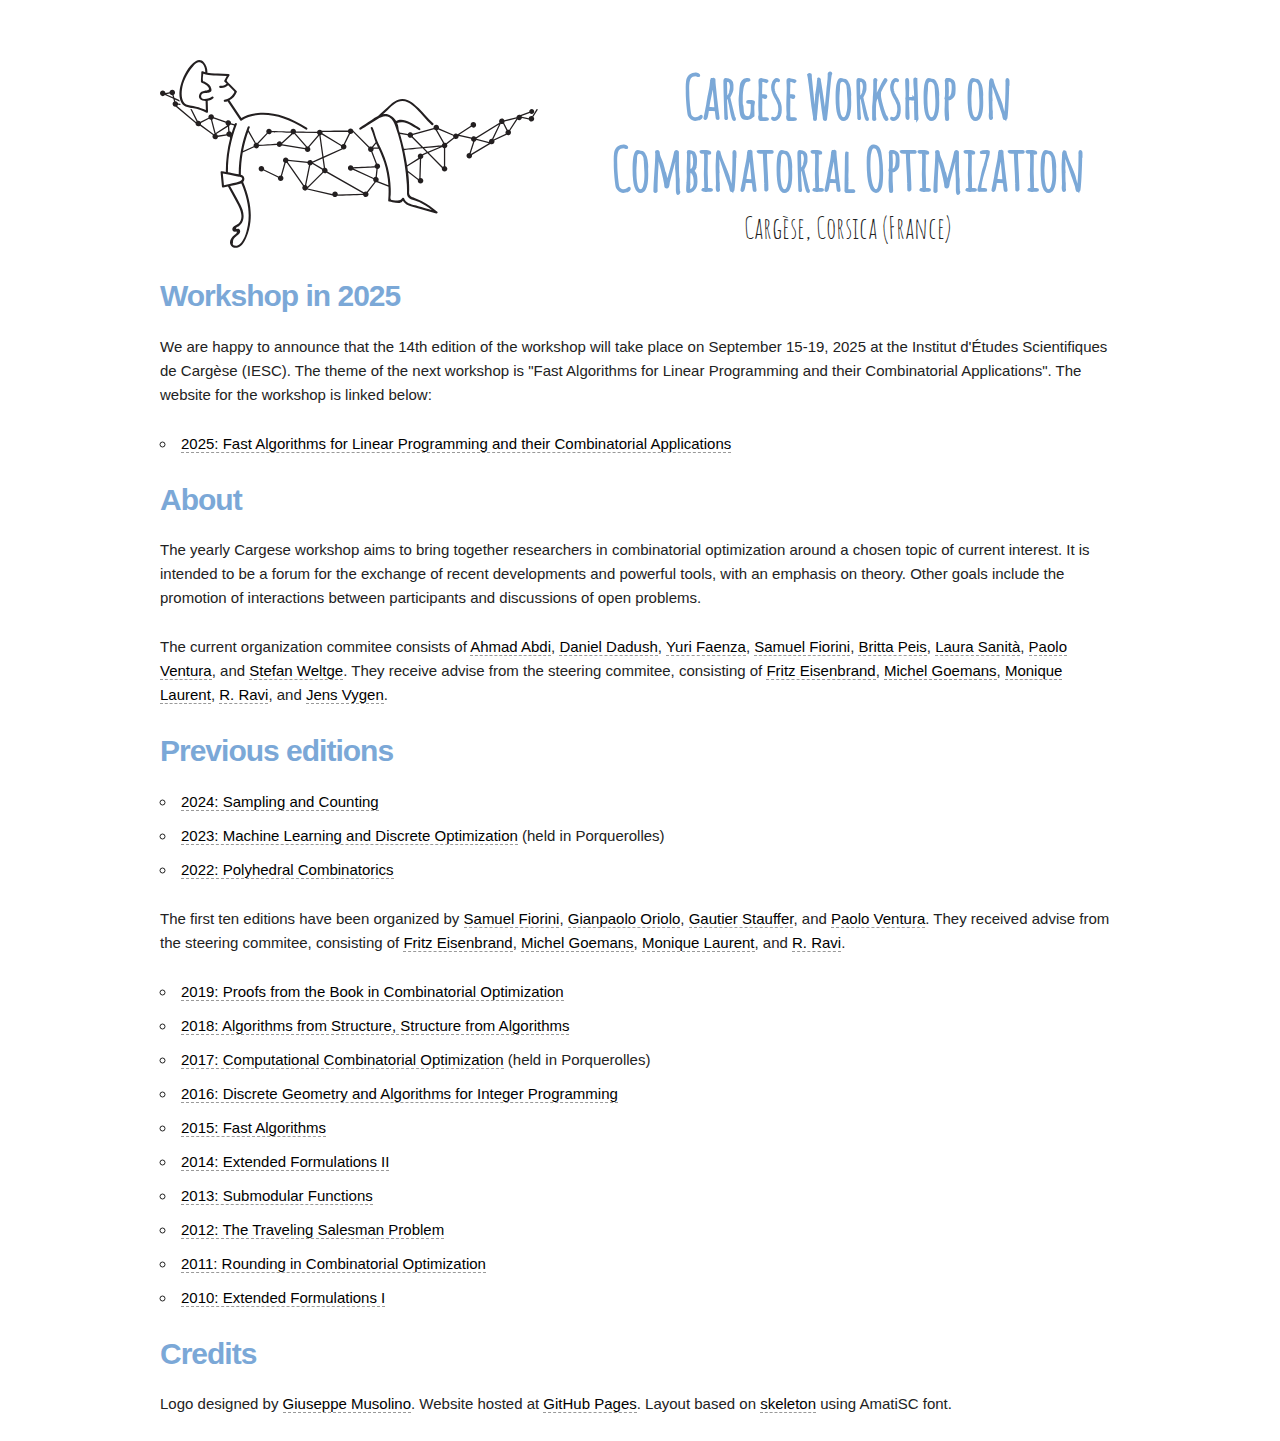
<file: index.html>
<!DOCTYPE html>
<html lang="en">
<head>
  <!-- Basic Page Needs
  –––––––––––––––––––––––––––––––––––––––––––––––––– -->
  <meta charset="utf-8">
  <title>Cargese Workshop on Combinatorial Optimization</title>
  <meta name="description" content="">
  <meta name="author" content="">

  <!-- Mobile Specific Metas
  –––––––––––––––––––––––––––––––––––––––––––––––––– -->
  <meta name="viewport" content="width=device-width, initial-scale=1">

  <!-- CSS
  –––––––––––––––––––––––––––––––––––––––––––––––––– -->
  <link rel="stylesheet" href="css/normalize.css">
  <link rel="stylesheet" href="css/skeleton.css">
  <link rel="stylesheet" href="css/custom.css">

  <!-- Favicon
  –––––––––––––––––––––––––––––––––––––––––––––––––– -->
  <link rel="icon" type="image/png" href="images/favicon.png">
</head>
<body>

  <!-- Primary Page Layout
  –––––––––––––––––––––––––––––––––––––––––––––––––– -->
  <div>
    <div class="container topcontainer">
      <div class="row">
        <div class="five columns">
          <img src="images/logo.svg" id="logo" alt="Logo Cargese Workshop on Combinatorial Optimization">
        </div>
        <div class="seven columns">
          <h1>Cargese Workshop on Combinatorial Optimization</h1>
          <p class="place">Cargèse, Corsica (France)</p>
        </div>
      </div>
    </div>
  </div>

  <div>
    <div class="container">
      <div class="row">
        <div class="twelve columns">
          <h2>Workshop in 2025</h2>
          <p>We are happy to announce that the 14th edition of the workshop will take place on September 15-19, 2025 at the Institut d'Études Scientifiques de Cargèse (IESC). The theme of the next workshop is "Fast Algorithms for Linear Programming and their Combinatorial Applications". The website for the workshop is linked below:</p>
          <ul>
            <li><a href="2025/">2025: Fast Algorithms for Linear Programming and their Combinatorial Applications</a></li>
          </ul>
        </div>
      </div>
    </div>
  </div>

  <div>
    <div class="container">
      <div class="row">
        <div class="twelve columns">
          <h2>About</h2>
          <p>The yearly Cargese workshop aims to bring together researchers in combinatorial optimization around a chosen topic of current interest. It is intended to be a forum for the exchange of recent developments and powerful tools, with an emphasis on theory. Other goals include the promotion of interactions between participants and discussions of open problems.</p>
          <p>The current organization commitee consists of <a href="https://www.lse.ac.uk/Mathematics/people/Ahmad-Abdi">Ahmad Abdi</a>, <a href="https://homepages.cwi.nl/~dadush/">Daniel Dadush</a>, <a href="https://www.ieor.columbia.edu/faculty/yuri-faenza">Yuri Faenza</a>, <a href="http://homepages.ulb.ac.be/~sfiorini/">Samuel Fiorini</a>, <a href="https://www.wiwi.rwth-aachen.de/cms/Wirtschaftswissenschaften/Die-Fakultaet/Institute-und-Lehrstuehle/Professuren-WiWi/~eikd/Peis-Britta/?lidx=1">Britta Peis</a>, <a href="https://www.tue.nl/en/research/researchers/laura-sanita/">Laura Sanità</a>, <a href="http://www.iasi.cnr.it/~ventura/">Paolo Ventura</a>, and <a href="https://www.weltge.de">Stefan Weltge</a>.
            They receive advise from the steering commitee, consisting of <a href="https://people.epfl.ch/friedrich.eisenbrand">Fritz Eisenbrand</a>, <a href="http://www-math.mit.edu/~goemans/">Michel Goemans</a>, <a href="https://homepages.cwi.nl/~monique/">Monique Laurent</a>, <a href="https://www.contrib.andrew.cmu.edu/~ravi/">R. Ravi</a>, and <a href="http://www.or.uni-bonn.de/cards/home/vygen/">Jens Vygen</a>.</p></p>
        </div>
      </div>
    </div>
  </div>

  <div>
    <div class="container">
      <div class="row">
        <div class="twelve columns">
          <h2>Previous editions</h2>
          <ul>
            <li><a href="2024/">2024: Sampling and Counting</a></li>
            <li><a href="2023/">2023: Machine Learning and Discrete Optimization</a> (held in Porquerolles)</li>
            <li><a href="2022/">2022: Polyhedral Combinatorics</a></li>
          </ul>
          <p>The first ten editions have been organized by <a href="http://homepages.ulb.ac.be/~sfiorini/">Samuel Fiorini</a>, <a href="http://people.uniroma2.it/gianpaolo.oriolo/">Gianpaolo Oriolo</a>, <a href="https://student.kedge.edu/faculty-directory/gautier-stauffer">Gautier Stauffer</a>, and <a href="http://www.iasi.cnr.it/~ventura/">Paolo Ventura</a>. They received advise from the steering commitee, consisting of <a href="https://people.epfl.ch/friedrich.eisenbrand">Fritz Eisenbrand</a>, <a href="http://www-math.mit.edu/~goemans/">Michel Goemans</a>, <a href="https://homepages.cwi.nl/~monique/">Monique Laurent</a>, and <a href="https://www.contrib.andrew.cmu.edu/~ravi/">R. Ravi</a>.</p>
          <ul>
            <li><a href="http://www.iasi.cnr.it/~ventura/Cargese19/Overview.html">2019: Proofs from the Book in Combinatorial Optimization</a></li>
            <li><a href="http://www.iasi.cnr.it/~ventura/Cargese18/Overview.html">2018: Algorithms from Structure, Structure from Algorithms</a></li>
            <li><a href="http://www.iasi.cnr.it/~ventura/Cargese17/Overview.html">2017: Computational Combinatorial Optimization</a> (held in Porquerolles)</li>
            <li><a href="http://www.iasi.cnr.it/~ventura/Cargese16/Overview.html">2016: Discrete Geometry and Algorithms for Integer Programming</a></li>
            <li><a href="http://www.iasi.cnr.it/~ventura/Cargese15/Overview.html">2015: Fast Algorithms</a></li>
            <li><a href="http://www.iasi.cnr.it/~ventura/Cargese14/Overview.html">2014: Extended Formulations II</a></li>
            <li><a href="http://www.iasi.cnr.it/~ventura/Cargese13/Overview.html">2013: Submodular Functions</a></li>
            <li><a href="http://homepages.ulb.ac.be/~sfiorini/Cargese12/Overview.html">2012: The Traveling Salesman Problem</a></li>
            <li><a href="http://www.math.u-bordeaux1.fr/~gstauffe/Cargese_workshop/Overview.html">2011: Rounding in Combinatorial Optimization</a></li>
            <li><a href="http://www.math.u-bordeaux1.fr/~gstauffe/Cargese_workshop_2010/Overview.html">2010: Extended Formulations I</a></li>
          </ul>
        </div>
      </div>
    </div>
  </div>

  <div>
    <div class="container">
      <div class="row">
        <div class="twelve columns">
          <h2>Credits</h2>
          <p>Logo designed by <a href="https://zig-zag.studio/">Giuseppe Musolino</a>. Website hosted at <a href="https://pages.github.com">GitHub Pages</a>. Layout based on <a href="http://getskeleton.com">skeleton</a> using AmatiSC font.</p>
        </div>
      </div>
    </div>
  </div>
<!-- End Document
  –––––––––––––––––––––––––––––––––––––––––––––––––– -->
</body>
</html>
</file>
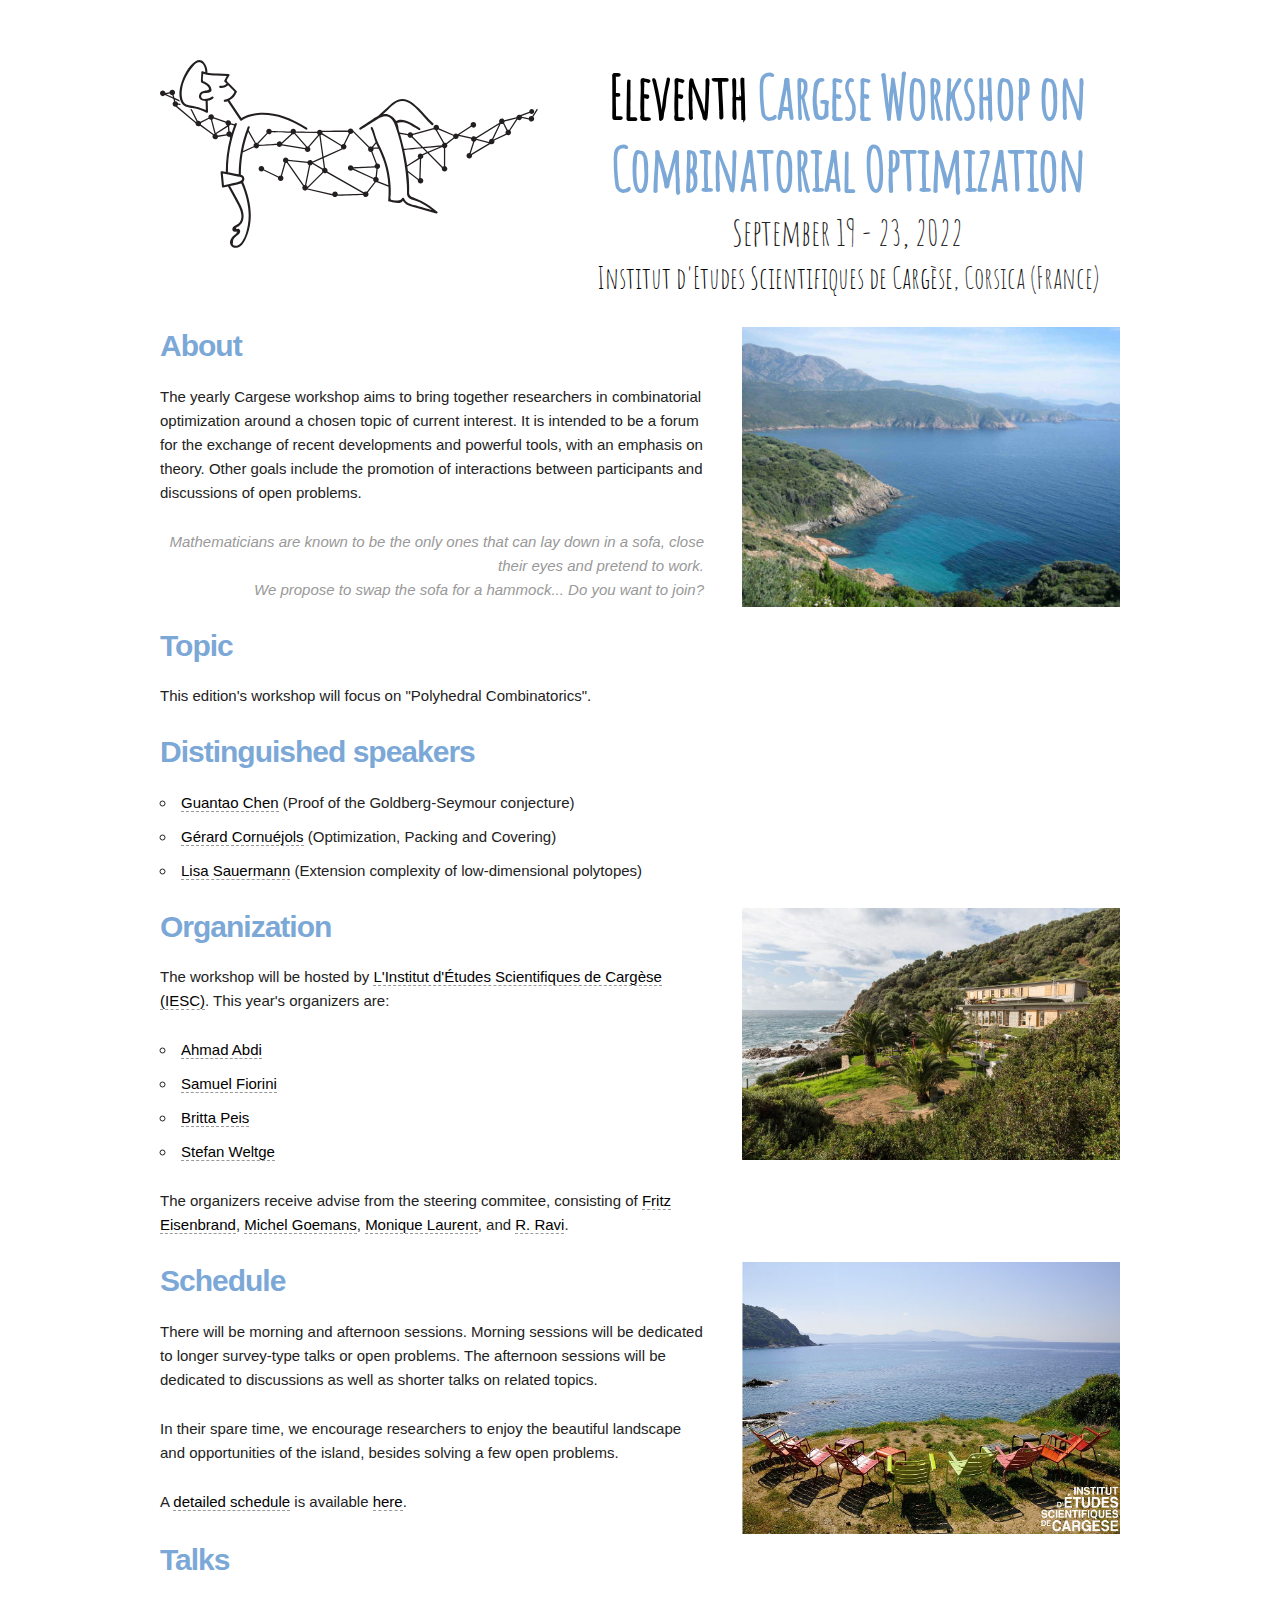
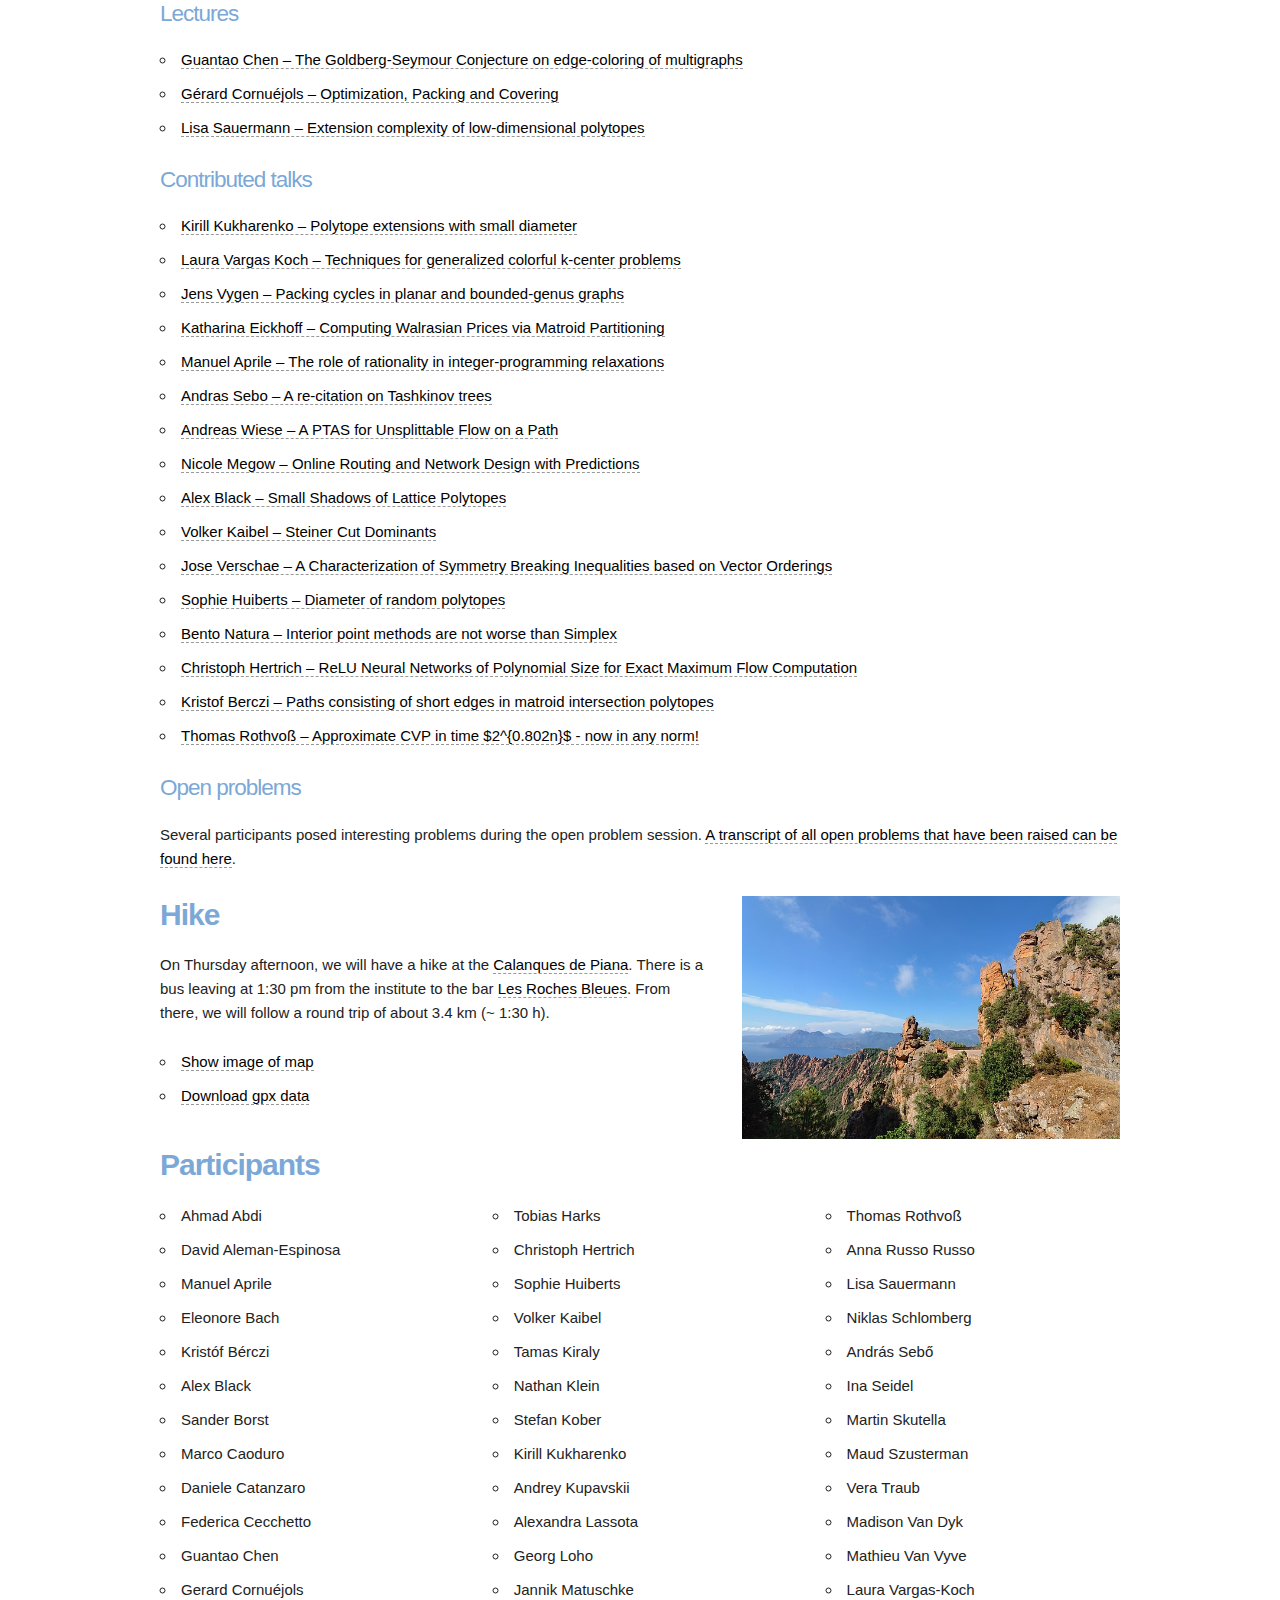
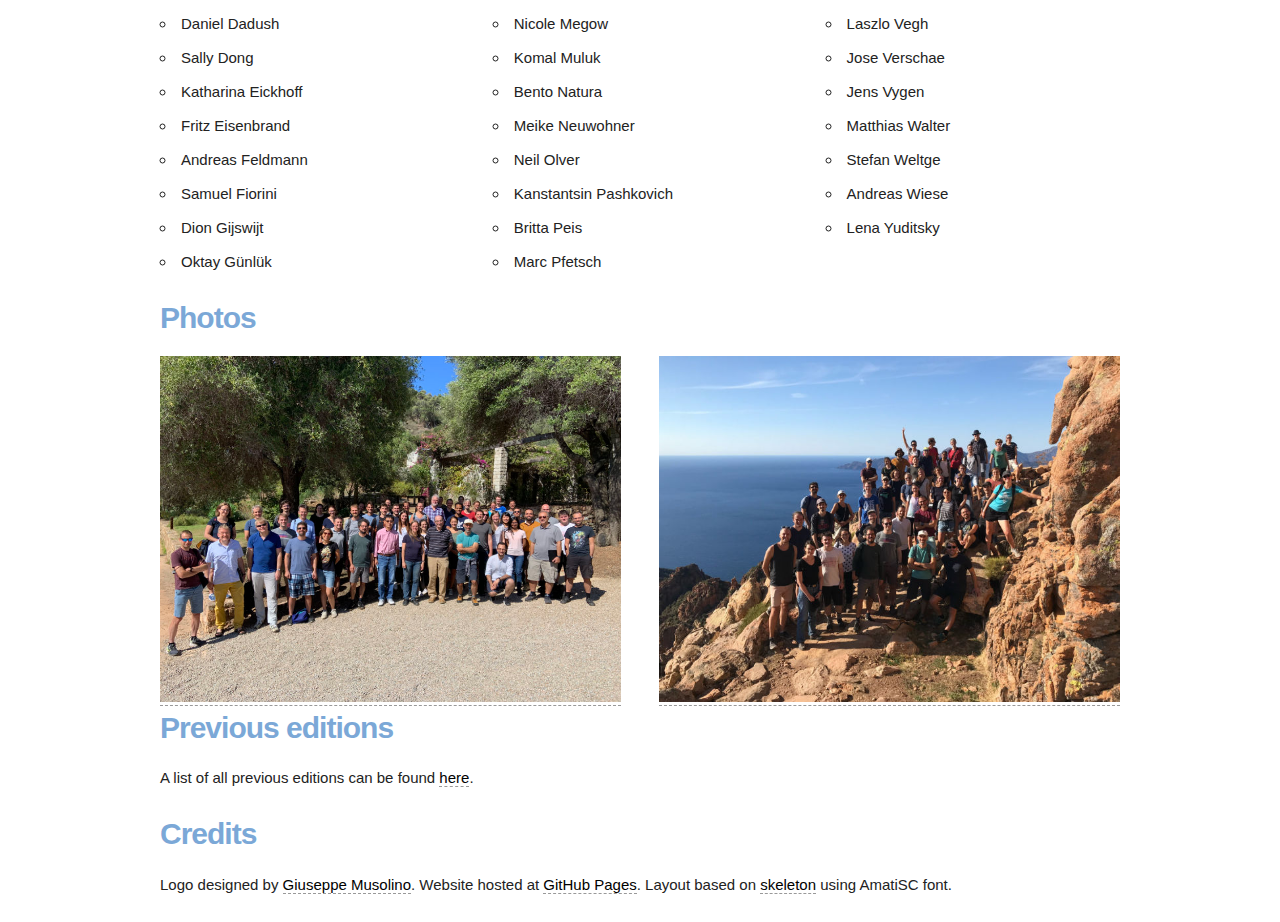
<file: 2022/index.html>
<!DOCTYPE html>
<html lang="en">
<head>
  <!-- Basic Page Needs
  –––––––––––––––––––––––––––––––––––––––––––––––––– -->
  <meta charset="utf-8">
  <title>Eleventh Cargese Workshop on Combinatorial Optimization 2022</title>
  <meta name="description" content="">
  <meta name="author" content="">

  <!-- Mobile Specific Metas
  –––––––––––––––––––––––––––––––––––––––––––––––––– -->
  <meta name="viewport" content="width=device-width, initial-scale=1">

  <!-- CSS
  –––––––––––––––––––––––––––––––––––––––––––––––––– -->
  <link rel="stylesheet" href="../css/normalize.css">
  <link rel="stylesheet" href="../css/skeleton.css">
  <link rel="stylesheet" href="../css/custom.css">

  <!-- Favicon
  –––––––––––––––––––––––––––––––––––––––––––––––––– -->
  <link rel="icon" type="image/png" href="../images/favicon.png">
</head>
<body>

  <!-- Primary Page Layout
  –––––––––––––––––––––––––––––––––––––––––––––––––– -->
  <div>
    <div class="container topcontainer">
      <div class="row">
        <div class="five columns">
          <img src="../images/logo.svg" id="logo" alt="Logo Cargese Workshop on Combinatorial Optimization">
        </div>
        <div class="seven columns">
          <h1><span>Eleventh</span> Cargese Workshop on Combinatorial Optimization</h1>
          <p class="date">September 19 - 23, 2022</p>
          <p class="place"><a href="https://iesc.universita.corsica/?lang=en">Institut d'Etudes Scientifiques de Cargèse</a>, Corsica (France)</p>
        </div>
      </div>
    </div>
  </div>

  <div>
    <div class="container">
      <div class="row">
        <div class="seven columns">
          <h2>About</h2>
          <p>The yearly Cargese workshop aims to bring together researchers in combinatorial optimization around a chosen topic of current interest. It is intended to be a forum for the exchange of recent developments and powerful tools, with an emphasis on theory. Other goals include the promotion of interactions between participants and discussions of open problems.</p>
          <p class="quote">Mathematicians are known to be the only ones that can lay down in a sofa, close their eyes and pretend to work.<br>We propose to swap the sofa for a hammock... Do you want to join?</p>
        </div>
        <div class="five columns">
          <img src="../images/sea.jpg" alt="Sea at Cargese" class="impression">
        </div>
      </div>
    </div>
  </div>

  <div>
    <div class="container">
      <div class="row">
        <div class="twelve columns">
          <h2>Topic</h2>
          <p>This edition's workshop will focus on "Polyhedral Combinatorics".</p>
        </div>
      </div>
    </div>
  </div>

  <div>
    <div class="container">
      <div class="row">
        <div class="twelve columns">
          <h2>Distinguished speakers</h2>
          <ul>
            <li><a href="https://math.gsu.edu/gchen/">Guantao Chen</a> (Proof of the Goldberg-Seymour conjecture)</li>
            <li><a href="https://www.cmu.edu/tepper/faculty-and-research/faculty-by-area/profiles/cornuejols-gerard.html">Gérard Cornuéjols</a> (Optimization, Packing and Covering)</li>
            <li><a href="https://math.mit.edu/~lsauerma/">Lisa Sauermann</a> (Extension complexity of low-dimensional polytopes)</li>
          </ul>
        </div>
      </div>
    </div>
  </div>

  <div>
    <div class="container">
      <div class="row">
        <div class="seven columns">
          <h2>Organization</h2>
          <p>
            The workshop will be hosted by <a href="https://iesc.universita.corsica/?lang=en">L'Institut d'Études Scientifiques de Cargèse (IESC)</a>. This year's organizers are:
          </p>
          <ul>
            <li><a href="https://www.lse.ac.uk/Mathematics/people/Ahmad-Abdi">Ahmad Abdi</a></li>
            <li><a href="http://homepages.ulb.ac.be/~sfiorini/">Samuel Fiorini</a></li>
            <li><a href="https://www.wiwi.rwth-aachen.de/cms/Wirtschaftswissenschaften/Die-Fakultaet/Institute-und-Lehrstuehle/Professuren-WiWi/~eikd/Peis-Britta/?lidx=1">Britta Peis</a></li>
            <li><a href="https://www.weltge.de">Stefan Weltge</a></li>
          </ul>
          <p>The organizers receive advise from the steering commitee, consisting of <a href="https://people.epfl.ch/friedrich.eisenbrand">Fritz Eisenbrand</a>, <a href="http://www-math.mit.edu/~goemans/">Michel Goemans</a>, <a href="https://homepages.cwi.nl/~monique/">Monique Laurent</a>, and <a href="https://www.contrib.andrew.cmu.edu/~ravi/">R. Ravi</a>.</p>
        </div>
        <div class="five columns">
          <img src="../images/institute.jpg" alt="Institut d'Études Scientifiques de Cargèse" class="impression">
        </div>
      </div>
    </div>
  </div>

  <!--<div>
    <div class="container">
      <div class="row">
        <div class="seven columns">
          <h2>Local information</h2>
          <p>The workshop will be held at the <a href="https://iesc.universita.corsica/">Institut d'Études Scientifiques de Cargèse</a>. More local information will be provided soon.</p>
        </div>
      </div>
    </div>
  </div>-->

  <div>
    <div class="container">
      <div class="row">
        <div class="seven columns">
          <h2>Schedule</h2>
          <p>There will be morning and afternoon sessions. Morning sessions will be dedicated to longer survey-type talks or open problems. The afternoon sessions will be dedicated to discussions as well as shorter talks on related topics.</p>
          <p>In their spare time, we encourage researchers to enjoy the beautiful landscape and opportunities of the island, besides solving a few open problems.</p>
          <p>A <a href="schedule.pdf">detailed schedule</a> is available <a href="schedule.pdf">here</a>.</p>
        </div>
        <div class="five columns">
          <img src="../images/chairs.jpg" alt="Chairs with view on sea at Cargese" class="impression">
        </div>
      </div>
    </div>
  </div>

  <div>
    <div class="container">
      <div class="row">
        <div class="twelve columns">
          <h2>Talks</h2>
          <h3>Lectures</h3>
          <ul>
            <li>
              <a title="Show abstact" href="#" onclick="toggleAbstract(this);return false;">Guantao Chen – The Goldberg-Seymour Conjecture on edge-coloring of multigraphs</a>
              <p class="hideme">Given a multigraph G = (V,E), the edge-coloring problem (ECP) is to color the edges of G with the minimum number of colors so that no two adjacent edges have the same color. This problem can be naturally formulated as an integer program, and its linear programming relaxation is referred to as the fractional edge-coloring problem (FECP). The optimal value of ECP (resp. FECP) is called the chromatic index (resp. fractional chromatic index) of G, denoted by χ′(G) (resp. χ*(G)). Let Δ(G) be the maximum degree of G and let ω*(G) be the density of G, defined by ω*(G) = max{2|E(U)| / (|U|-1) : U ⊆ V, |U|≥ 3 and odd} where E(U) is the set of all edges of G with both ends in U. Clearly, max{Δ(G), ⌈ω*(G)⌉} is a lower bound for χ′(G). As shown by Seymour, χ*(G) = max{Δ(G), ω*(G)}. In the early 1970s Goldberg and Seymour independently conjectured that χ′(G) ≤ max{Δ(G) + 1, ⌈ω*(G)⌉}. Over the past five decades this conjecture, a cornerstone in modern edge-coloring, has been a subject of extensive research, and has stimulated an important body of work. This outstanding conjecture was recently confirmed by Guangming Jing, Wenan Zang and the speaker. Our result implies that, first, there are only two possible values for χ′(G), so an analogue to Vizing’s theorem on edge-colorings of simple graphs holds for multigraphs; second, although it is NP-hard in general to determine χ′(G), we can approximate it within one of its true value, and find it exactly in polynomial time when ω(G) > Δ(G); third, every multigraph G satisfies χ′(G) - χ*(G) ≤ 1, and thus FECP has a fascinating integer rounding property.
              <br>
              <br>
              This lecture consists of three talk. In the first talk, I will give a brief survey of the history and previous progress on this conjecture. In the second talk, I will focus on the proof methods and techniques of this conjecture. In the third talk, I will provide several consequences of the conjecture and its generalization form in f-coloring of weighted graphs. (<a href="slides/guantao1.pdf">slides 1</a>, <a href="slides/guantao2.pdf">slides 2</a>, <a href="slides/guantao3.pdf">slides 3</a>)</p>
            </li>
            <li>
              <a title="Show abstact" href="#" onclick="toggleAbstract(this);return false;">Gérard Cornuéjols – Optimization, Packing and Covering</a>
              <p class="hideme">
              In the first lecture (Overview), we introduce the notion of clutters, blocking theory, Lehman's characterization of ideal clutters, the packing property, the replication conjecture, the tau=2 conjecture and several recent results in the area. (<a href="slides/gerard-1.pdf">slides</a>)<br>
              <br>
              In the second lecture (Woodall's conjecture), we introduce the notions of a dicut and a dijoin in a directed graph, the Lucchesi-Younger theorem as well as recent developments on Woodall's conjecture. In particular we present recent results obtained jointly with Ahmad Abdi and Michael Zlatin. (<a href="slides/gerard-2.pdf">slides</a>)<br>
              <br>
              In the third lecture (Seymour's conjecture), we present an intriguing conjecture of Seymour on packing members of an ideal clutter. We show that the conjecture holds in two special cases in joint work with Ahmad Abdi, Bertrand Guenin and Levent Tuncel in one instance, and with Ahmad Abdi and Zuzana Palion in the other instance. (<a href="slides/gerard-3.pdf">slides</a>)</p>
            </li>
            <li>
              <a title="Show abstact" href="#" onclick="toggleAbstract(this);return false;">Lisa Sauermann – Extension complexity of low-dimensional polytopes</a>
              <p class="hideme">In these lectures, based on joint work with Matthew Kwan and Yufei Zhao, we discuss several results concerning the extension complexity of various families of low-dimensional polytopes. First, for a fixed dimension d, we consider random d-dimensional polytopes (obtained as the convex hull of random points in a ball or on a sphere) and show that their extension complexity is typically on the order of the square root of its number of vertices. Second, we prove that any cyclic n-vertex polygon (whose vertices lie on a circle) has extension complexity at most 24 sqrt(n). This bound is tight up to the constant factor 24. The lectures will introduce the relevant background, and explain (most of) the proofs of these results.</p>
            </li>
          </ul>
          <h3>Contributed talks</h3>
          <ul>
            <li>
              <a title="Show abstact" href="#" onclick="toggleAbstract(this);return false;">Kirill Kukharenko – Polytope extensions with small diameter</a>
              <p class="hideme">Bounding the combinatorial diameter of a polytope is a well-known and long-standing open problem. The great theoretical and practical interest in this question originates from the desire to efficiently solve linear programming. In this regard, since the ultimate goal is to optimize over polytopes, it is well worth looking at extended formulations as well. In this talk we will discuss polytope extensions having surprisingly small combinatorial diameter. Joint work with Volker Kaibel.</p>
            </li>
            <li>
              <a title="Show abstact" href="#" onclick="toggleAbstract(this);return false;">Laura Vargas Koch – Techniques for generalized colorful k-center problems</a>
              <p class="hideme">One appealing way of integrating fairness aspects into classical clustering problems is by introducing multiple covering constraints. While prior techniques assume covering constraints on the clients, they do not address additional constraints on the facilities, which has been extensively studied in non-colorful settings. In this talk, we present a framework to deal with various constraints on the facilities in the colorful setting. To exemplify our framework, we show how it leads, to a O(2^\gamma)-approximation for Colorful Matroid Supplier with respect to a linear matroid. Joint work with Georg Anegg and Rico Zenklusen (published at ESA 22).</p>
            </li>
            <li>
              <a title="Show abstact" href="#" onclick="toggleAbstract(this);return false;">Jens Vygen – Packing cycles in planar and bounded-genus graphs</a>
              <p class="hideme">We devise constant-factor approximation algorithms for finding as many disjoint cycles as possible from a certain family of cycles in a given planar or bounded-genus graph. Here disjoint can mean vertex-disjoint or edge-disjoint, and the graph can be undirected or directed. The family of cycles under consideration must be uncrossable and allow for a certain oracle access. Our setting generalizes many problems that were studied separately in the past. Among our corollaries are the first constant-factor approximation algorithm for vertex-disjoint paths in fully planar instances and approximate min-max theorems of the Erdős-Pósa type. This is joint work with Niklas Schlomberg and Hanjo Thiele (arXiv:2207.00450).</p>
            </li>
            <li>
              <a title="Show abstact" href="#" onclick="toggleAbstract(this);return false;">Katharina Eickhoff – Computing Walrasian Prices via Matroid Partitioning</a>
              <p class="hideme">We consider two-sided matching markets in which indivisible distinguishable goods are sold to a set of buyers with individual valuation functions over sets of bundles. Item prices which admit a distribution of items to buyers such that every buyer receives a preferred bundle are called Walrasian  equilibrium prices. In 1982, Kelso and Crawford proposed a gross substitute condition for the existence of Walrasian equilibrium prices. Gul and Stacchetti showed in 1999 that they can  be computed by an ascending auction which starts with all-zero prices and  iteratively increases the prices on overdemanded sets until the prices are Walrasian. Murota et al. gave combinatorial algorithms for computing Walrasian equilibria by using the theory of discrete convexity. In this talk, we show that minimal Walrasian prices can be computed via the matroid partitioning algorithm. Structural insights obtained from this algorithm allow us to derive sensitivity results regarding possible changes in supply and demand. Joint work with Britta Peis, Niklas Rieken, and Laura Vargas Koch.</p>
            </li>
            <li>
              <a title="Show abstact" href="#" onclick="toggleAbstract(this);return false;">Manuel Aprile – The role of rationality in integer-programming relaxations</a>
              <p class="hideme">Given a finite set X of integer points, a relaxation of X is a polyhedron whose integer points are exactly those of X. The relaxation complexity of X is the smallest number of facets of a relaxation of X. In this article, we focus on X being the vertex set of the standard simplex, which consists of the null vector and the standard unit vectors. We show that, for dimension d at least 5, the relaxation complexity of X is at most d. This answer an open question of Kaibel and Weltge, implying that irrational relaxations can be smaller than rational ones (indeed, the best rational relaxation of X is the standard simplex itself, with d+1 facets). Moreover, we improve our bound showing that the relaxation complexity of X is asymptotically sublinear.</p>
            </li>
            <li>
              <a title="Show abstact" href="#" onclick="toggleAbstract(this);return false;">Andras Sebo – A re-citation on Tashkinov trees</a>
              <p class="hideme"></p>
            </li>
            <li>
              <a title="Show abstact" href="#" onclick="toggleAbstract(this);return false;">Andreas Wiese – A PTAS for Unsplittable Flow on a Path</a>
              <p class="hideme">In the Unsplittable Flow on a Path problem (UFP) we are given a path with edge capacities, and a set of tasks where each task is characterized by a subpath, a demand, and a weight. The goal is to select a subset of tasks of maximum total weight such that the total demand of the selected tasks using each edge $e$ is at most the capacity of $e$. The problem admits a QPTAS [Bansal, Chakrabarti, Epstein, Schieber, STOC'06; Batra, Garg, Kumar, M{\"o}mke, Wiese, SODA'15]. After a long sequence of improvements [Bansal, Friggstad, Khandekar, Salavatipour, SODA'09; Bonsma, Schulz, Wiese, FOCS'11; Anagnostopoulos, Grandoni, Leonardi, Wiese, SODA'14; Grandoni, M{\"o}mke, Wiese, Zhou, STOC'18], the best known polynomial time approximation algorithm for UFP has an approximation ratio of $1+\frac{1}{e+1}+\eps < 1.269$ [Grandoni, M{\"o}mke, Wiese, SODA'22]. It has been an open question whether this problem admits a PTAS.  In this paper, we solve this open question and present a polynomial time $(1+\eps)$-approximation algorithm for UFP. Joint work with Fabrizio Grandoni and Tobais Mömke.</p>
            </li>
            <li>
              <a title="Show abstact" href="#" onclick="toggleAbstract(this);return false;">Nicole Megow – Online Routing and Network Design with Predictions</a>
              <p class="hideme">"Online optimization refers to solving problems where an initially unknown input is revealed incrementally, and irrevocable decisions must be made not knowing future requests. The assumption of not having any prior knowledge about future requests seems overly pessimistic. Given the success of machine-learning methods and data-driven applications, one may expect to have access to predictions about future requests. However, simply trusting them might lead to very poor solutions as these predictions come with no quality guarantee. In this talk we present recent developments in the young line of research that integrates such error-prone predictions into algorithm design to break through worst case barriers. We discuss algorithmic challenges with a focus on online routing and network design and present algorithms with performance guarantees depending on a novel error metric. Joint work with Giulia Bernardini, Alexander Lindermayr, Alberto Marchetti-Spaccamela, Leen Stougie, and Michelle Sweering.</p>
            </li>
            <li>
              <a title="Show abstact" href="#" onclick="toggleAbstract(this);return false;">Alex Black – Small Shadows of Lattice Polytopes</a>
              <p class="hideme">For 75 years, the simplex method has remained one of the most popular methods for solving linear programs, yet much still remains mysterious about its performance. Geometrically, the simplex method optimizes a linear function by tracing a path on the oriented graph of a polyhedron, and the simplex method may only run quickly if this graph has small diameter. It is a fundamental open question to understand whether polyhedra are guaranteed to have polynomially bounded diameters. However, even in cases in which we know bounds on diameters, actually following such short paths with the simplex method has continued to be an additional challenge. I will talk about my recent joint work with Jesús De Loera, Sean Kafer, and Laura Sanità on finding pivot rules for the simplex method guaranteed to match the theoretical best possible bound on diameters for 0/1-polytopes as well as my work on nearly matching the best known bounds for lattice polytopes.</p>
            </li>
            <li>
              <a title="Show abstact" href="#" onclick="toggleAbstract(this);return false;">Volker Kaibel – Steiner Cut Dominants</a>
              <p class="hideme">For a subset of terminals T of the nodes of a graph G a cut in G is called a T-Steiner cut if it subdivides T into two non-empty sets. The Steiner cut dominant of G is the Minkowski sum of the convex hull of the incidence vectors of T-Steiner cuts in G and the nonnegative orthant. It is the polyhedron that is naturally associated with the problem of finding a minimum T-Steiner cut in G w.r.t. nonnegative edge weights. While it is well understood for two terminals (s-t-cuts), for larger sets T no inequality descriptions have been known so far despite quite some efforts that have been spent into investigating this problem for T being the complete node set of G (global cuts). In this talk we derive such descriptions for all graphs and up to five terminals. Moreover, we prove that for each number k there is a finite list of inequalities from which one can derive by means of iterated applications of two simple operations inequality descriptions of the Steiner cut dominant for every graph and up to k terminals. We furthermore introduce the concept of the Steiner rank of a facet of a global cut dominant and classify the facets of Steiner rank at most five. Via blocking duality those results yield corresponding results for the vertices of the subtour elimination polytope that is most relevant in the context of the traveling salesman problem.</p>
            </li>
            <li>
              <a title="Show abstact" href="#" onclick="toggleAbstract(this);return false;">Jose Verschae – A Characterization of Symmetry Breaking Inequalities based on Vector Orderings</a>
              <p class="hideme">"When solving integer linear programs (ILPs), it is common to face problems subject to symmetries. Usual IP techniques struggle with highly symmetric instances if they are not addressed appropriately. Breaking symmetries is arguably the simplest way of speeding up such methods for symmetric ILPs. However, there might be several non-equivalent ways of breaking symmetries, so it is relevant to understand the geometric differences between constructions. In this talk I will show how the theory of vector orderings relates to symmetry breaking and how this connection conceptually simplifies the construction of symmetry-breaking inequalities found in the literature. We will be able to characterize all constructions of minimal symmetry breaking sets (i.e. fundamental domains) that arise from vector orderings by showing that, in essence, all such sets arise from choosing lexicographically minimal representative of symmetric points (after a corresponding change of basis). We will finish with several conjectures and open questions.</p>
            </li>
            <li>
              <a title="Show abstact" href="#" onclick="toggleAbstract(this);return false;">Sophie Huiberts – Diameter of random polytopes</a>
              <p class="hideme">The (combinatorial) diameter diam(P) of a polytope P is the maximum shortest path distance between any pair of vertices. We provide upper and lower bounds on the combinatorial diameter of a random "spherical" polytope, which is tight to within one factor of dimension when the number of inequalities is large compared to the dimension. More precisely, for an n-dimensional polytope P defined by the intersection of m i.i.d. half-spaces whose normals are chosen uniformly from the sphere, we show diam(P) is between Omega(n m^{1/(n-1)}) and O(n^2 m^{1/(n-1)} + n^5 4^n) with high probability when m > 2^Omega(n). In this talk, I will prove a simpler lower bound and sketch how to derive the upper bound from this lower bound.</p>
            </li>
            <li>
              <a title="Show abstact" href="#" onclick="toggleAbstract(this);return false;">Bento Natura – Interior point methods are not worse than Simplex</a>
              <p class="hideme">Whereas interior point methods provide polynomial-time linear programming algorithms, the running time bounds depend on bit-complexity or condition measures that can be unbounded in the problem dimension. This is in contrast with the simplex method that always admits an exponential bound. We introduce a new polynomial-time path-following interior point method where the number of iterations also admits a combinatorial upper bound O(2^n n^{1.5} log n) for an n-variable linear program in standard form. This complements previous work by Allamigeon, Benchimol, Gaubert, and Joswig (SIAGA 2018) that exhibited a family of instances where any path-following method must take exponentially many iterations. The number of iterations of our algorithm is at most O(n^{1.5} log n) times the number of segments of any piecewise linear curve in the wide neighborhood of the central path. In particular, it matches the number of iterations of any path following interior point method up to this polynomial factor. The overall exponential upper bound derives from studying the `max central path', a piecewise-linear curve with the number of pieces bounded by the total length of 2n shadow vertex simplex paths. Our algorithm falls into the family of layered least squares interior point methods introduced by Vavasis and Ye (Math. Prog. 1996). In contrast to previous layered least squares methods that partition the kernel of the constraint matrix into coordinate subspaces, our method creates layers based on a general subspace providing more flexibility. Our result also implies the same bound on the number of iterations of the trust region interior point method by Lan, Monteiro, and Tsuchiya (SIOPT 2009). This is joint work with Xavier Allamigeon, Daniel Dadush, Georg Loho, and László Végh.</p>
            </li>
            <li>
              <a title="Show abstact" href="#" onclick="toggleAbstract(this);return false;">Christoph Hertrich – ReLU Neural Networks of Polynomial Size for Exact Maximum Flow Computation</a>
              <p class="hideme">In line with recent research studying neural networks with rectified linear units (ReLUs) from a polyhedral point of view, we pose the following question about this fundamental machine learning model: Which (continuous and piecewise linear) functions can exactly be represented by a ReLU neural network of polynomial size? In order to study this question, we propose to view neural networks as a model of (real-valued!) computation and investigate the complexity of different problems in this model. Specifically, we show that there exist polynomial-size neural networks (i) to compute the value of a minimum spanning tree from given edge weights in a graph, and (ii) to compute a maximum s-t-flow from given arc capacities in a flow network. These results imply in particular that the respective problems can be solved with strongly polynomial time algorithms that solely use affine transformations and maxima computations, but no conditional branchings. This is joint work with Leon Sering (ETHZ).</p>
            </li>
            <li>
              <a title="Show abstact" href="#" onclick="toggleAbstract(this);return false;">Kristof Berczi – Paths consisting of short edges in matroid intersection polytopes</a>
              <p class="hideme">Let M be a matroid and let M* denote its dual. A conjecture of White states that for any two vertices of the common basis polytope of M and M*, there exists a path between them containing only short edges. Here an edge between two vertices B and B' is called short if B'=B-e+f, that is, B' can be obtained from B by a single exchange. The conjecture was shown to hold for graphic, lattice path, strongly base orderable, and frame matroids, but it is open in general. Hamidoune formulated an even more optimistic conjecture stating that not only the above-mentioned path exists, but its length can be bounded by the rank of the matroid. This was proved for transversal matroids, but remained open even e.g. for sparse paving matroids. We verify the conjecture for split matroids, a class that was motivated by the study of matroid polytopes from a tropical geometry point of view.</p>
            </li>
            <li>
              <a title="Show abstact" href="#" onclick="toggleAbstract(this);return false;">Thomas Rothvoß – Approximate CVP in time $2^{0.802n}$ - now in any norm!</a>
              <p class="hideme">We show that a constant factor approximation of the shortest and closest lattice vector problem in any norm can be computed in time $2^{0.802n}$. This contrasts the corresponding $2^n$ time, (gap)-SETH based lower bounds for these problems that even apply for small constant approximation. For both problems, SVP and CVP, we reduce to the case of the Euclidean norm. A key technical ingredient in that reduction is a twist of Milman's construction of an $M$-ellipsoid which approximates any symmetric convex body $K$ with an ellipsoid $E$ so that $2^{\varepsilon n}$ translates of a constant scaling of $E$ can cover $K$ and vice versa. This is joint work with Moritz Venzin.</p>
            </li>
          </ul>
        </div>
        <div>
          <h3>Open problems</h3>
          <p>Several participants posed interesting problems during the open problem session. <a href="open-problems.pdf">A transcript of all open problems that have been raised can be found here</a>.</p>
        </div>
      </div>
    </div>
  </div>

  <div>
    <div class="container">
      <div class="row">
        <div class="seven columns">
          <h2>Hike</h2>
          <p>On Thursday afternoon, we will have a hike at the <a href="https://en.wikipedia.org/wiki/Calanques_de_Piana">Calanques de Piana</a>.
            There is a bus leaving at 1:30 pm from the institute to the bar <a href="https://goo.gl/maps/EJVjKJ8egzFg7JBn9">Les Roches Bleues</a>.
            From there, we will follow a round trip of about 3.4 km (~ 1:30 h).</p>
            <ul>
              <li><a href="hike.jpg">Show image of map</a></li>
              <li><a href="santa-maria-rochesbleues.gpx">Download gpx data</a></li>
            </ul>
        </div>
        <div class="five columns">
          <img src="calanche_piana.jpg" alt="Calanques de Piana" class="impression">
        </div>
      </div>
    </div>
  </div>

  <div>
    <div class="container">
      <div class="row">
        <div class="twelve columns">
          <h2>Participants</h2>
        </div>
      </div>
      <div class="row">
        <div class="four columns">
          <ul>
            <li>Ahmad Abdi</li>
            <li>David Aleman-Espinosa</li>
            <li>Manuel Aprile</li>
            <li>Eleonore Bach</li>
            <li>Kristóf Bérczi</li>
            <li>Alex Black</li>
            <li>Sander Borst</li>
            <li>Marco Caoduro</li>
            <li>Daniele Catanzaro</li>
            <li>Federica Cecchetto</li>
            <li>Guantao Chen</li>
            <li>Gerard Cornuéjols</li>
            <li>Daniel Dadush</li>
            <li>Sally Dong</li>
            <li>Katharina Eickhoff</li>
            <li>Fritz Eisenbrand</li>
            <li>Andreas Feldmann</li>
            <li>Samuel Fiorini</li>
            <li>Dion Gijswijt</li>
            <li>Oktay Günlük</li>
          </ul>
        </div>
        <div class="four columns">
          <ul>
            <li>Tobias Harks</li>
            <li>Christoph Hertrich</li>
            <li>Sophie Huiberts</li>
            <li>Volker Kaibel</li>
            <li>Tamas Kiraly</li>
            <li>Nathan Klein</li>
            <li>Stefan Kober</li>
            <li>Kirill Kukharenko</li>
            <li>Andrey Kupavskii</li>
            <li>Alexandra Lassota</li>
            <li>Georg Loho</li>
            <li>Jannik Matuschke</li>
            <li>Nicole Megow</li>
            <li>Komal Muluk</li>
            <li>Bento Natura</li>
            <li>Meike Neuwohner</li>
            <li>Neil Olver</li>
            <li>Kanstantsin Pashkovich</li>
            <li>Britta Peis</li>
            <li>Marc Pfetsch</li>
          </ul>
        </div>
        <div class="four columns">
          <ul>
            <li>Thomas Rothvoß</li>
            <li>Anna Russo Russo</li>
            <li>Lisa Sauermann</li>
            <li>Niklas Schlomberg</li>
            <li>András Sebő</li>
            <li>Ina Seidel</li>
            <li>Martin Skutella</li>
            <li>Maud Szusterman</li>
            <li>Vera Traub</li>
            <li>Madison Van Dyk</li>
            <li>Mathieu Van Vyve</li>
            <li>Laura Vargas-Koch</li>
            <li>Laszlo Vegh</li>
            <li>Jose Verschae</li>
            <li>Jens Vygen</li>
            <li>Matthias Walter</li>
            <li>Stefan Weltge</li>
            <li>Andreas Wiese</li>
            <li>Lena Yuditsky</li>
          </ul>
        </div>
      </div>
    </div>
  </div>

  <div>
    <div class="container">
      <div class="row">
        <div class="twelve columns">
          <h2>Photos</h2>
        </div>
      </div>
      <div class="row">
        <div class="six columns">
          <a href="group.jpg"><img style="width: 100%" src="group-small.jpg"></a>
        </div>
        <div class="six columns">
          <a href="group-hike.jpg"><img style="width: 100%" src="group-hike-small.jpg"></a>
        </div>
      </div>
    </div>
  </div>

  <div>
    <div class="container">
      <div class="row">
        <div class="twelve columns">
          <h2>Previous editions</h2>
          <p>A list of all previous editions can be found <a href="../">here</a>.</p>
        </div>
      </div>
    </div>
  </div>

  <div>
    <div class="container">
      <div class="row">
        <div class="twelve columns">
          <h2>Credits</h2>
          <p>Logo designed by <a href="https://zig-zag.studio/">Giuseppe Musolino</a>. Website hosted at <a href="https://pages.github.com">GitHub Pages</a>. Layout based on <a href="http://getskeleton.com">skeleton</a> using AmatiSC font.</p>
        </div>
      </div>
    </div>
  </div>
<!-- End Document
  –––––––––––––––––––––––––––––––––––––––––––––––––– -->
  <script>
    function toggleSchedule(el) {
      el.nextElementSibling.classList.toggle("hideme");
    }

    function toggleAbstract(el) {
      el.nextElementSibling.classList.toggle("hideme");
    }
  </script>
</body>
</html>
</file>
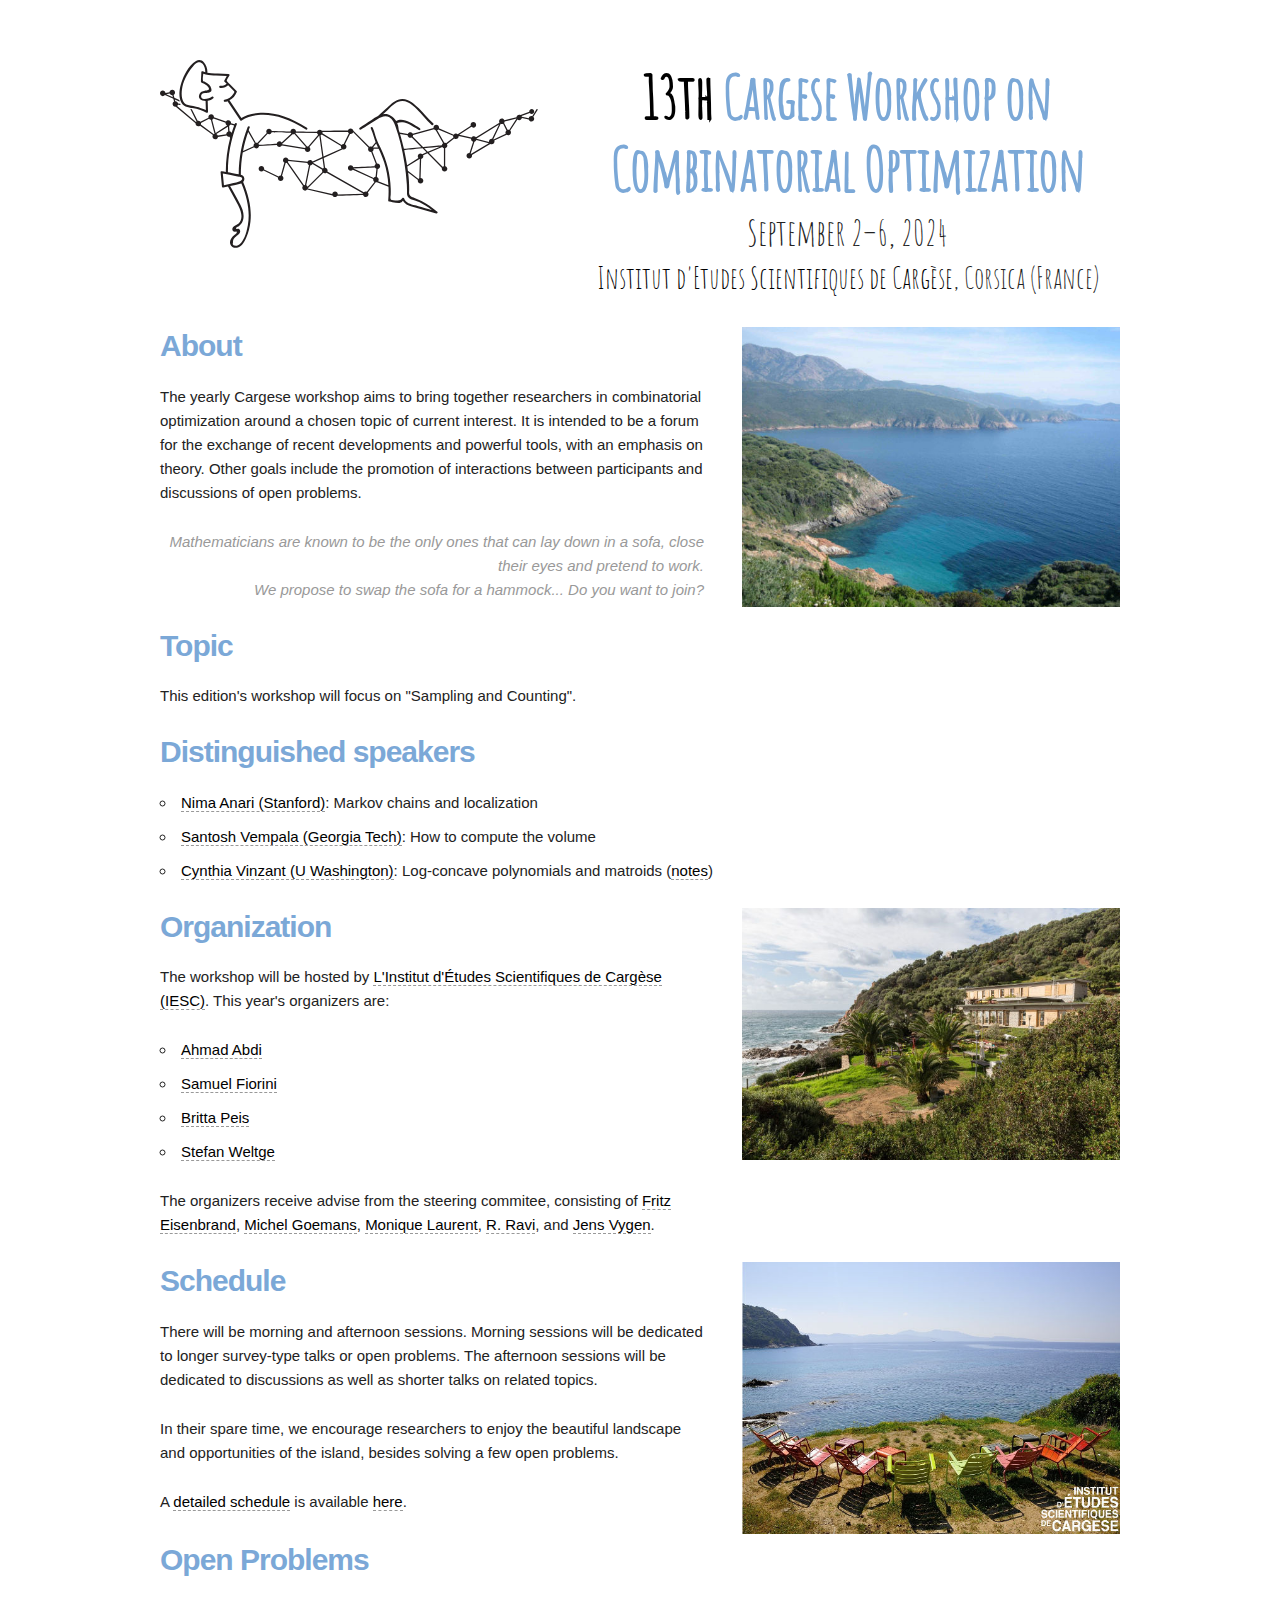
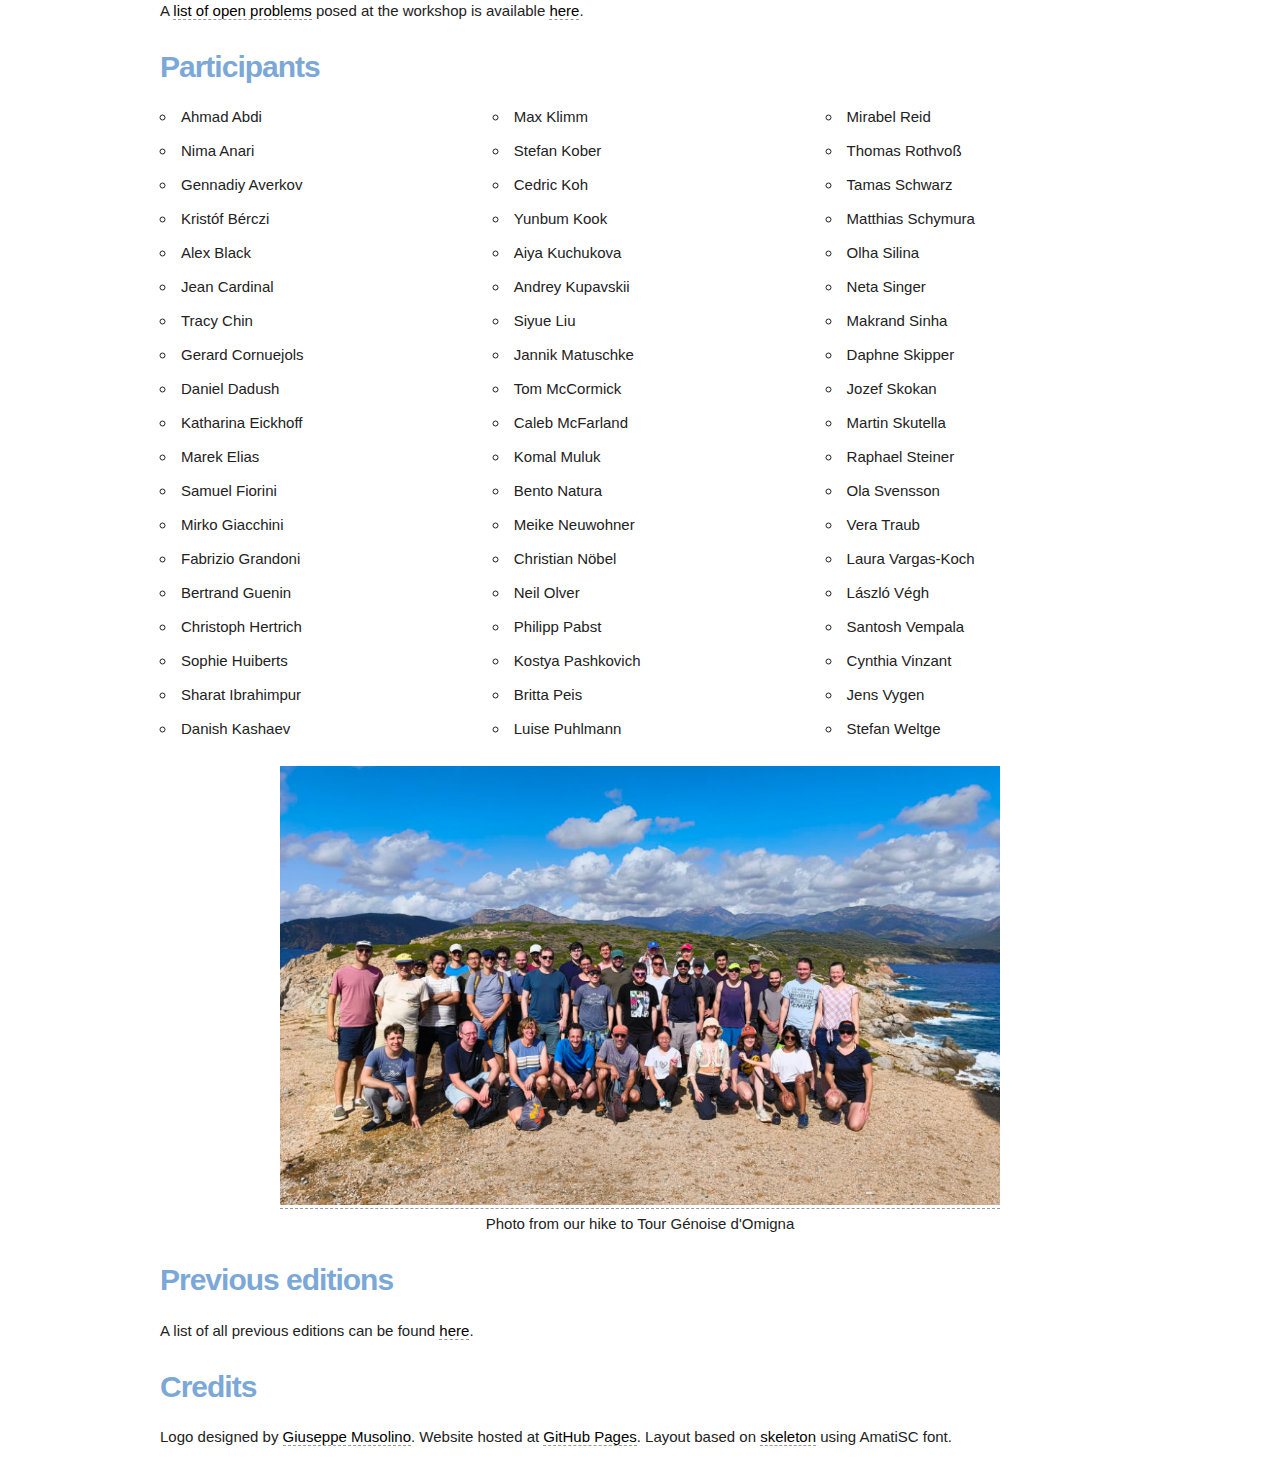
<file: 2024/index.html>
<!DOCTYPE html>
<html lang="en">
<head>
  <meta charset="utf-8">
  <title>13th Cargese Workshop on Combinatorial Optimization 2024</title>
  <meta name="description" content="">
  <meta name="author" content="">
  <meta name="viewport" content="width=device-width, initial-scale=1">
  <link rel="stylesheet" href="../css/normalize.css">
  <link rel="stylesheet" href="../css/skeleton.css">
  <link rel="stylesheet" href="../css/custom.css">
</head>
<body>
  <div>
    <div class="container topcontainer">
      <div class="row">
        <div class="five columns">
          <img src="../images/logo.svg" id="logo" alt="Logo Cargese Workshop on Combinatorial Optimization">
        </div>
        <div class="seven columns">
          <h1><span>13th</span> Cargese Workshop on Combinatorial Optimization</h1>
          <p class="date">September 2–6, 2024</p>
          <p class="place"><a href="https://iesc.universita.corsica/?lang=en">Institut d'Etudes Scientifiques de Cargèse</a>, Corsica (France)</p>
        </div>
      </div>
    </div>
  </div>

  <div>
    <div class="container">
      <div class="row">
        <div class="seven columns">
          <h2>About</h2>
          <p>The yearly Cargese workshop aims to bring together researchers in combinatorial optimization around a chosen topic of current interest. It is intended to be a forum for the exchange of recent developments and powerful tools, with an emphasis on theory. Other goals include the promotion of interactions between participants and discussions of open problems.</p>
          <p class="quote">Mathematicians are known to be the only ones that can lay down in a sofa, close their eyes and pretend to work.<br>We propose to swap the sofa for a hammock... Do you want to join?</p>
        </div>
        <div class="five columns">
          <img src="../images/sea.jpg" alt="Sea at Cargese" class="impression">
        </div>
      </div>
    </div>
  </div>

  <div>
    <div class="container">
      <div class="row">
        <div class="twelve columns">
          <h2>Topic</h2>
          <p>This edition's workshop will focus on "Sampling and Counting".</p>
        </div>
      </div>
    </div>
  </div>

  <div>
    <div class="container">
      <div class="row">
        <div class="twelve columns">
          <h2>Distinguished speakers</h2>
          <ul>
            <li><a href="https://nimaanari.com/">Nima Anari (Stanford)</a>: Markov chains and localization</li>
            <li><a href="https://faculty.cc.gatech.edu/~vempala/">Santosh Vempala (Georgia Tech)</a>: How to compute the volume</li>
            <li><a href="http://sites.math.washington.edu/~vinzant/">Cynthia Vinzant (U Washington)</a>: Log-concave polynomials and matroids (<a href="notes-cynthia.pdf">notes</a>)</li>
          </ul>
        </div>
      </div>
    </div>
  </div>

  <div>
    <div class="container">
      <div class="row">
        <div class="seven columns">
          <h2>Organization</h2>
          <p>
            The workshop will be hosted by <a href="https://iesc.universita.corsica/?lang=en">L'Institut d'Études Scientifiques de Cargèse (IESC)</a>. This year's organizers are:
          </p>
          <ul>
            <li><a href="https://www.lse.ac.uk/Mathematics/people/Ahmad-Abdi">Ahmad Abdi</a></li>
            <li><a href="http://homepages.ulb.ac.be/~sfiorini/">Samuel Fiorini</a></li>
            <li><a href="https://www.wiwi.rwth-aachen.de/cms/Wirtschaftswissenschaften/Die-Fakultaet/Institute-und-Lehrstuehle/Professuren-WiWi/~eikd/Peis-Britta/?lidx=1">Britta Peis</a></li>
            <li><a href="https://www.weltge.de">Stefan Weltge</a></li>
          </ul>
          <p>The organizers receive advise from the steering commitee, consisting of <a href="https://people.epfl.ch/friedrich.eisenbrand">Fritz Eisenbrand</a>, <a href="http://www-math.mit.edu/~goemans/">Michel Goemans</a>, <a href="https://homepages.cwi.nl/~monique/">Monique Laurent</a>, <a href="https://www.contrib.andrew.cmu.edu/~ravi/">R. Ravi</a>, and <a href="http://www.or.uni-bonn.de/cards/home/vygen/">Jens Vygen</a>.</p>
        </div>
        <div class="five columns">
          <img src="../images/institute.jpg" alt="Institut d'Études Scientifiques de Cargèse" class="impression">
        </div>
      </div>
    </div>
  </div>

  <div>
    <div class="container">
      <div class="row">
        <div class="seven columns">
          <h2>Schedule</h2>
          <p>There will be morning and afternoon sessions. Morning sessions will be dedicated to longer survey-type talks or open problems. The afternoon sessions will be dedicated to discussions as well as shorter talks on related topics.</p>
          <p>In their spare time, we encourage researchers to enjoy the beautiful landscape and opportunities of the island, besides solving a few open problems.</p>
          <p>A <a href="schedule.pdf">detailed schedule</a> is available <a href="schedule.pdf">here</a>.</p>
        </div>
        <div class="five columns">
          <img src="../images/chairs.jpg" alt="Chairs with view on sea at Cargese" class="impression">
        </div>
      </div>
    </div>
  </div>

  <div>
    <div class="container">
      <div class="row">
        <div class="twelve columns">
          <h2>Open Problems</h2>
          <p>A <a href="open-problems.pdf">list of open problems</a> posed at the workshop is available <a href="open-problems.pdf">here</a>.</p>
        </div>
      </div>
    </div>
  </div>

  <div>
    <div class="container">
      <div class="row">
        <div class="twelve columns">
          <h2>Participants</h2>
        </div>
      </div>
      <div class="row">
        <div class="four columns">
          <ul>
            <li>Ahmad Abdi</li>
            <li>Nima Anari</li>
            <li>Gennadiy Averkov</li>
            <li>Kristóf Bérczi</li>
            <li>Alex Black</li>
            <li>Jean Cardinal</li>
            <li>Tracy Chin</li>
            <li>Gerard Cornuejols</li>
            <li>Daniel Dadush</li>
            <li>Katharina Eickhoff</li>
            <li>Marek Elias</li>
            <li>Samuel Fiorini</li>
            <li>Mirko Giacchini</li>
            <li>Fabrizio Grandoni</li>
            <li>Bertrand Guenin</li>
            <li>Christoph Hertrich</li>
            <li>Sophie Huiberts</li>
            <li>Sharat Ibrahimpur</li>
            <li>Danish Kashaev</li>
          </ul>
        </div>
        <div class="four columns">
          <ul>
            <li>Max Klimm</li>
            <li>Stefan Kober</li>
            <li>Cedric Koh</li>
            <li>Yunbum Kook</li>
            <li>Aiya Kuchukova</li>
            <li>Andrey Kupavskii</li>
            <li>Siyue Liu</li>
            <li>Jannik Matuschke</li>
            <li>Tom McCormick</li>
            <li>Caleb McFarland</li>
            <li>Komal Muluk</li>
            <li>Bento Natura</li>
            <li>Meike Neuwohner</li>
            <li>Christian Nöbel</li>
            <li>Neil Olver</li>
            <li>Philipp Pabst</li>
            <li>Kostya Pashkovich</li>
            <li>Britta Peis</li>
            <li>Luise Puhlmann</li>
          </ul>
        </div>
        <div class="four columns">
          <ul>
            <li>Mirabel Reid</li>
            <li>Thomas Rothvoß</li>
            <li>Tamas Schwarz</li>
            <li>Matthias Schymura</li>
            <li>Olha Silina</li>
            <li>Neta Singer</li>
            <li>Makrand Sinha</li>
            <li>Daphne Skipper</li>
            <li>Jozef Skokan</li>
            <li>Martin Skutella</li>
            <li>Raphael Steiner</li>
            <li>Ola Svensson</li>
            <li>Vera Traub</li>
            <li>Laura Vargas-Koch</li>
            <li>László Végh</li>
            <li>Santosh Vempala</li>
            <li>Cynthia Vinzant</li>
            <li>Jens Vygen</li>
            <li>Stefan Weltge</li>
          </ul>
        </div>
      </div>
      <div class="row">
        <div class="twelve columns" style="text-align: center">
          <a href="hike.jpg"><img style="width: 75%" src="hike-small.jpg"></a>
          <p>Photo from our hike to Tour Génoise d'Omigna</p>
        </div>
      </div>
    </div>
  </div>

  <div>
    <div class="container">
      <div class="row">
        <div class="twelve columns">
          <h2>Previous editions</h2>
          <p>A list of all previous editions can be found <a href="../">here</a>.</p>
        </div>
      </div>
    </div>
  </div>

  <div>
    <div class="container">
      <div class="row">
        <div class="twelve columns">
          <h2>Credits</h2>
          <p>Logo designed by <a href="https://zig-zag.studio/">Giuseppe Musolino</a>. Website hosted at <a href="https://pages.github.com">GitHub Pages</a>. Layout based on <a href="http://getskeleton.com">skeleton</a> using AmatiSC font.</p>
        </div>
      </div>
    </div>
  </div>
</body>
</html>
</file>
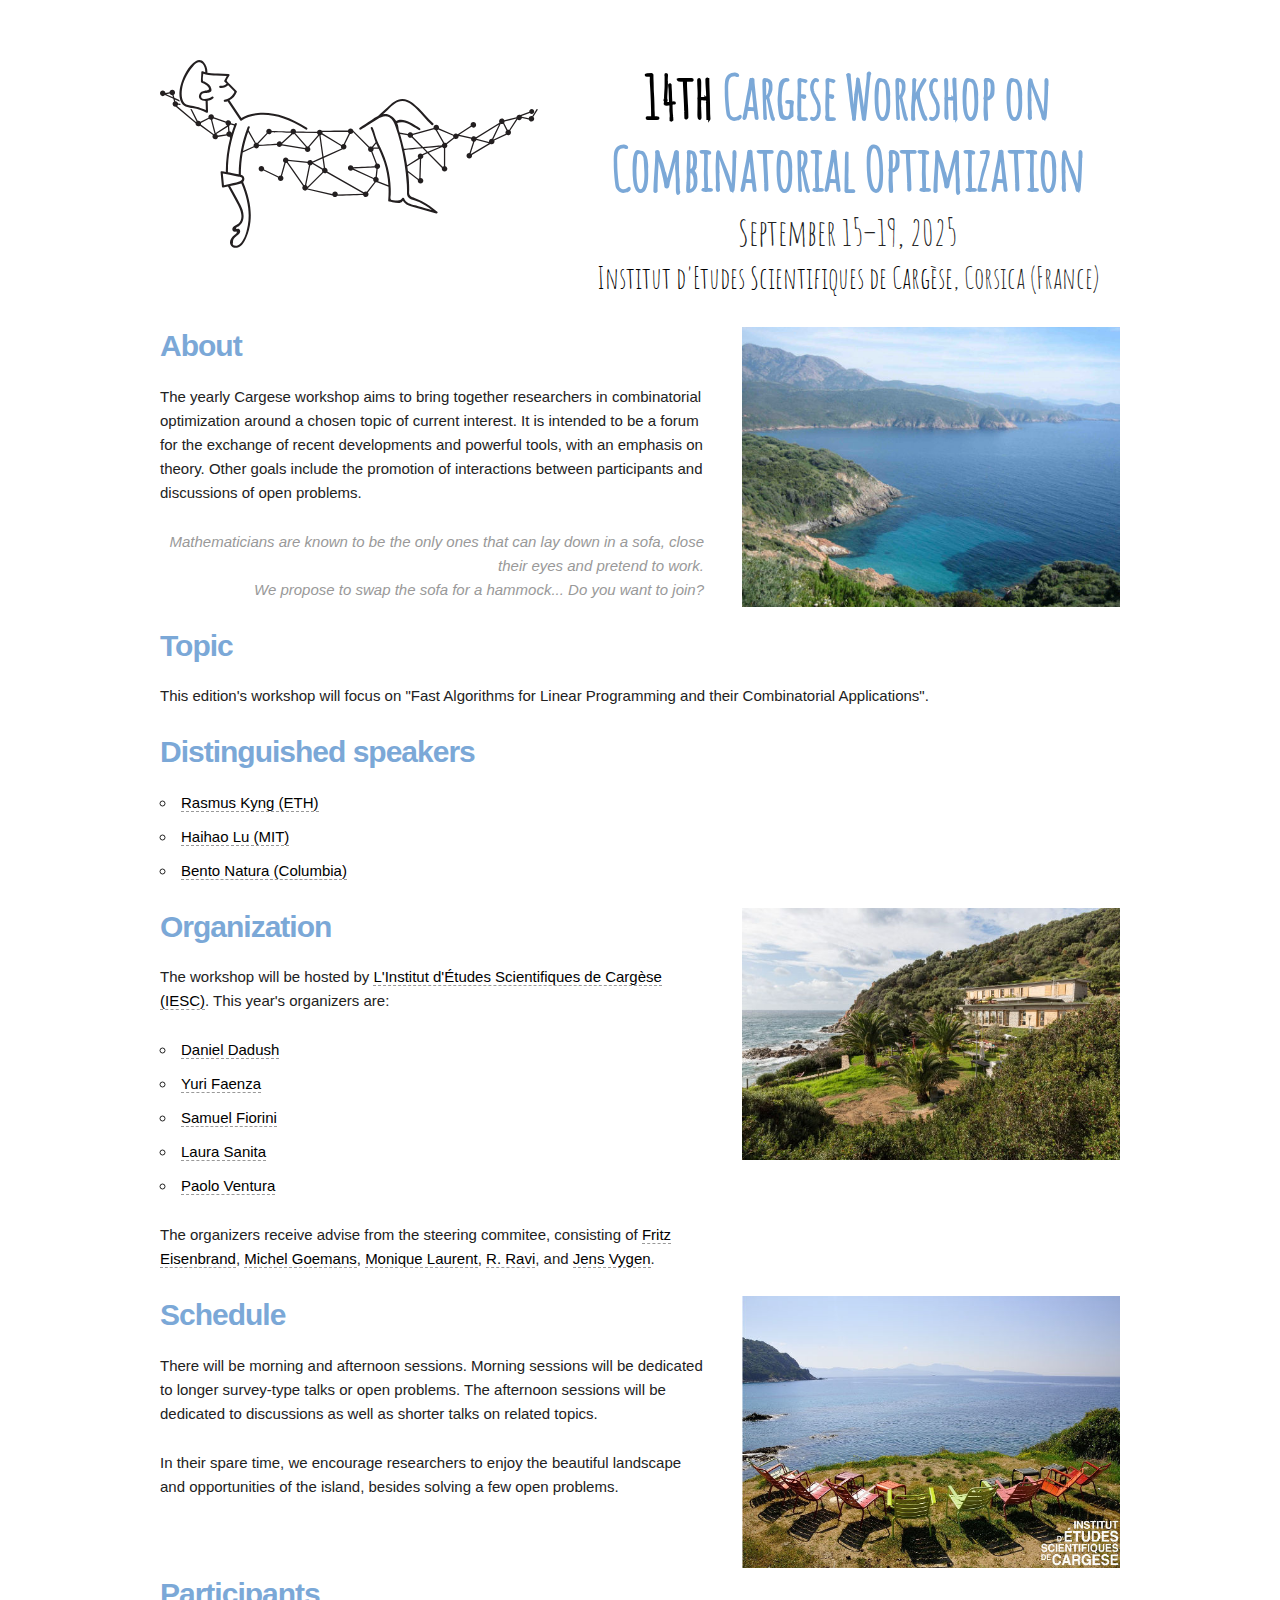
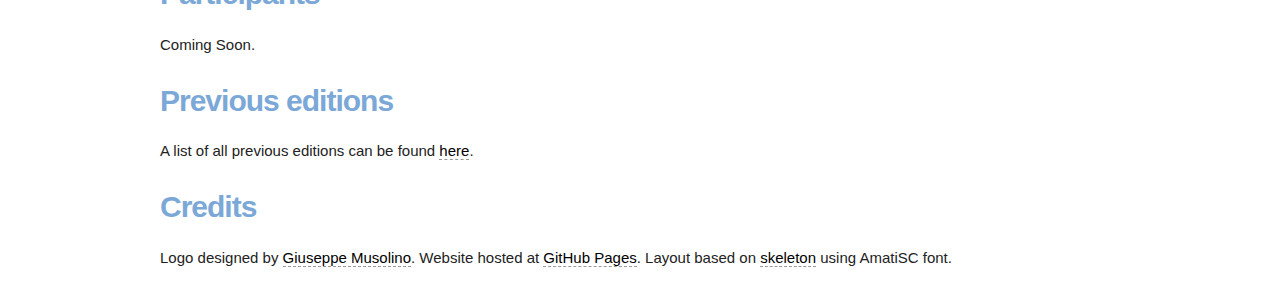
<file: 2025/index.html>
<!DOCTYPE html>
<html lang="en">
<head>
  <meta charset="utf-8">
  <title>14th Cargese Workshop on Combinatorial Optimization 2025</title>
  <meta name="description" content="">
  <meta name="author" content="">
  <meta name="viewport" content="width=device-width, initial-scale=1">
  <link rel="stylesheet" href="../css/normalize.css">
  <link rel="stylesheet" href="../css/skeleton.css">
  <link rel="stylesheet" href="../css/custom.css">
</head>
<body>
  <div>
    <div class="container topcontainer">
      <div class="row">
        <div class="five columns">
          <img src="../images/logo.svg" id="logo" alt="Logo Cargese Workshop on Combinatorial Optimization">
        </div>
        <div class="seven columns">
          <h1><span>14th</span> Cargese Workshop on Combinatorial Optimization</h1>
          <p class="date">September 15–19, 2025</p>
          <p class="place"><a href="https://iesc.universita.corsica/?lang=en">Institut d'Etudes Scientifiques de Cargèse</a>, Corsica (France)</p>
        </div>
      </div>
    </div>
  </div>

  <div>
    <div class="container">
      <div class="row">
        <div class="seven columns">
          <h2>About</h2>
          <p>The yearly Cargese workshop aims to bring together researchers in combinatorial optimization around a chosen topic of current interest. It is intended to be a forum for the exchange of recent developments and powerful tools, with an emphasis on theory. Other goals include the promotion of interactions between participants and discussions of open problems.</p>
          <p class="quote">Mathematicians are known to be the only ones that can lay down in a sofa, close their eyes and pretend to work.<br>We propose to swap the sofa for a hammock... Do you want to join?</p>
        </div>
        <div class="five columns">
          <img src="../images/sea.jpg" alt="Sea at Cargese" class="impression">
        </div>
      </div>
    </div>
  </div>

  <div>
    <div class="container">
      <div class="row">
        <div class="twelve columns">
          <h2>Topic</h2>
          <p>This edition's workshop will focus on "Fast Algorithms for Linear Programming and their Combinatorial Applications".</p>
        </div>
      </div>
    </div>
  </div>

  <div>
    <div class="container">
      <div class="row">
        <div class="twelve columns">
          <h2>Distinguished speakers</h2>
          <ul>
            <li><a href="http://rasmuskyng.com/">Rasmus Kyng (ETH)</a></li>
            <li><a href="https://mitmgmtfaculty.mit.edu/hlu/">Haihao Lu (MIT)</a></li>
            <li><a href="https://bentonatura.com/">Bento Natura (Columbia)</a> </li>
          </ul>
        </div>
      </div>
    </div>
  </div>

  <div>
    <div class="container">
      <div class="row">
        <div class="seven columns">
          <h2>Organization</h2>
          <p>
            The workshop will be hosted by <a href="https://iesc.universita.corsica/?lang=en">L'Institut d'Études Scientifiques de Cargèse (IESC)</a>. This year's organizers are:
          </p>
          <ul>
            <li><a href="https://homepages.cwi.nl/~dadush/">Daniel Dadush</a></li>
            <li><a href="https://www.ieor.columbia.edu/faculty/yuri-faenza">Yuri Faenza</a></li>
            <li><a href="http://homepages.ulb.ac.be/~sfiorini/">Samuel Fiorini</a></li>
            <li><a href="https://laurasanita.github.io/">Laura Sanita</a></li>
            <li><a href="http://www.iasi.cnr.it/~ventura/">Paolo Ventura</a></li>
          </ul>
          <p>The organizers receive advise from the steering commitee, consisting of <a href="https://people.epfl.ch/friedrich.eisenbrand">Fritz Eisenbrand</a>, <a href="http://www-math.mit.edu/~goemans/">Michel Goemans</a>, <a href="https://homepages.cwi.nl/~monique/">Monique Laurent</a>, <a href="https://www.contrib.andrew.cmu.edu/~ravi/">R. Ravi</a>, and <a href="http://www.or.uni-bonn.de/cards/home/vygen/">Jens Vygen</a>.</p>
        </div>
        <div class="five columns">
          <img src="../images/institute.jpg" alt="Institut d'Études Scientifiques de Cargèse" class="impression">
        </div>
      </div>
    </div>
  </div>

  <div>
    <div class="container">
      <div class="row">
        <div class="seven columns">
          <h2>Schedule</h2>
          <p>There will be morning and afternoon sessions. Morning sessions will be dedicated to longer survey-type talks or open problems. The afternoon sessions will be dedicated to discussions as well as shorter talks on related topics.</p>
          <p>In their spare time, we encourage researchers to enjoy the beautiful landscape and opportunities of the island, besides solving a few open problems.</p>
          <!-- <p>A <a href="schedule.pdf">detailed schedule</a> is available <a href="schedule.pdf">here</a>.</p> -->
        </div>
        <div class="five columns">
          <img src="../images/chairs.jpg" alt="Chairs with view on sea at Cargese" class="impression">
        </div>
      </div>
    </div>
  </div>

  <!--
  <div>
    <div class="container">
      <div class="row">
        <div class="twelve columns">
          <h2>Open Problems</h2>
          <p>A <a href="open-problems.pdf">list of open problems</a> posed at the workshop is available <a href="open-problems.pdf">here</a>.</p>
        </div> 
      </div>
    </div>
  </div>
  -->

  <div>
    <div class="container">
      <div class="row">
        <div class="twelve columns">
          <h2>Participants</h2>
        </div>
      </div>

      <div class="row">
        <p> Coming Soon. </p>
      <!--
        <div class="four columns">
          <ul>
            <li>Ahmad Abdi</li>
            <li>Nima Anari</li>
            <li>Gennadiy Averkov</li>
            <li>Kristóf Bérczi</li>
            <li>Alex Black</li>
            <li>Jean Cardinal</li>
            <li>Tracy Chin</li>
            <li>Gerard Cornuejols</li>
            <li>Daniel Dadush</li>
            <li>Katharina Eickhoff</li>
            <li>Marek Elias</li>
            <li>Samuel Fiorini</li>
            <li>Mirko Giacchini</li>
            <li>Fabrizio Grandoni</li>
            <li>Bertrand Guenin</li>
            <li>Christoph Hertrich</li>
            <li>Sophie Huiberts</li>
            <li>Sharat Ibrahimpur</li>
            <li>Danish Kashaev</li>
          </ul>
        </div>
        <div class="four columns">
          <ul>
            <li>Max Klimm</li>
            <li>Stefan Kober</li>
            <li>Cedric Koh</li>
            <li>Yunbum Kook</li>
            <li>Aiya Kuchukova</li>
            <li>Andrey Kupavskii</li>
            <li>Siyue Liu</li>
            <li>Jannik Matuschke</li>
            <li>Tom McCormick</li>
            <li>Caleb McFarland</li>
            <li>Komal Muluk</li>
            <li>Bento Natura</li>
            <li>Meike Neuwohner</li>
            <li>Christian Nöbel</li>
            <li>Neil Olver</li>
            <li>Philipp Pabst</li>
            <li>Kostya Pashkovich</li>
            <li>Britta Peis</li>
            <li>Luise Puhlmann</li>
          </ul>
        </div>
        <div class="four columns">
          <ul>
            <li>Mirabel Reid</li>
            <li>Thomas Rothvoß</li>
            <li>Tamas Schwarz</li>
            <li>Matthias Schymura</li>
            <li>Olha Silina</li>
            <li>Neta Singer</li>
            <li>Makrand Sinha</li>
            <li>Daphne Skipper</li>
            <li>Jozef Skokan</li>
            <li>Martin Skutella</li>
            <li>Raphael Steiner</li>
            <li>Ola Svensson</li>
            <li>Vera Traub</li>
            <li>Laura Vargas-Koch</li>
            <li>László Végh</li>
            <li>Santosh Vempala</li>
            <li>Cynthia Vinzant</li>
            <li>Jens Vygen</li>
            <li>Stefan Weltge</li>
          </ul>
        </div>
        -->
      </div>

      <!--
      <div class="row">
        <div class="twelve columns" style="text-align: center">
          <a href="hike.jpg"><img style="width: 75%" src="hike-small.jpg"></a>
          <p>Photo from our hike to Tour Génoise d'Omigna</p>
        </div>
      </div>
      -->

    </div>
  </div>

  <div>
    <div class="container">
      <div class="row">
        <div class="twelve columns">
          <h2>Previous editions</h2>
          <p>A list of all previous editions can be found <a href="../">here</a>.</p>
        </div>
      </div>
    </div>
  </div>

  <div>
    <div class="container">
      <div class="row">
        <div class="twelve columns">
          <h2>Credits</h2>
          <p>Logo designed by <a href="https://zig-zag.studio/">Giuseppe Musolino</a>. Website hosted at <a href="https://pages.github.com">GitHub Pages</a>. Layout based on <a href="http://getskeleton.com">skeleton</a> using AmatiSC font.</p>
        </div>
      </div>
    </div>
  </div>
</body>
</html>
</file>
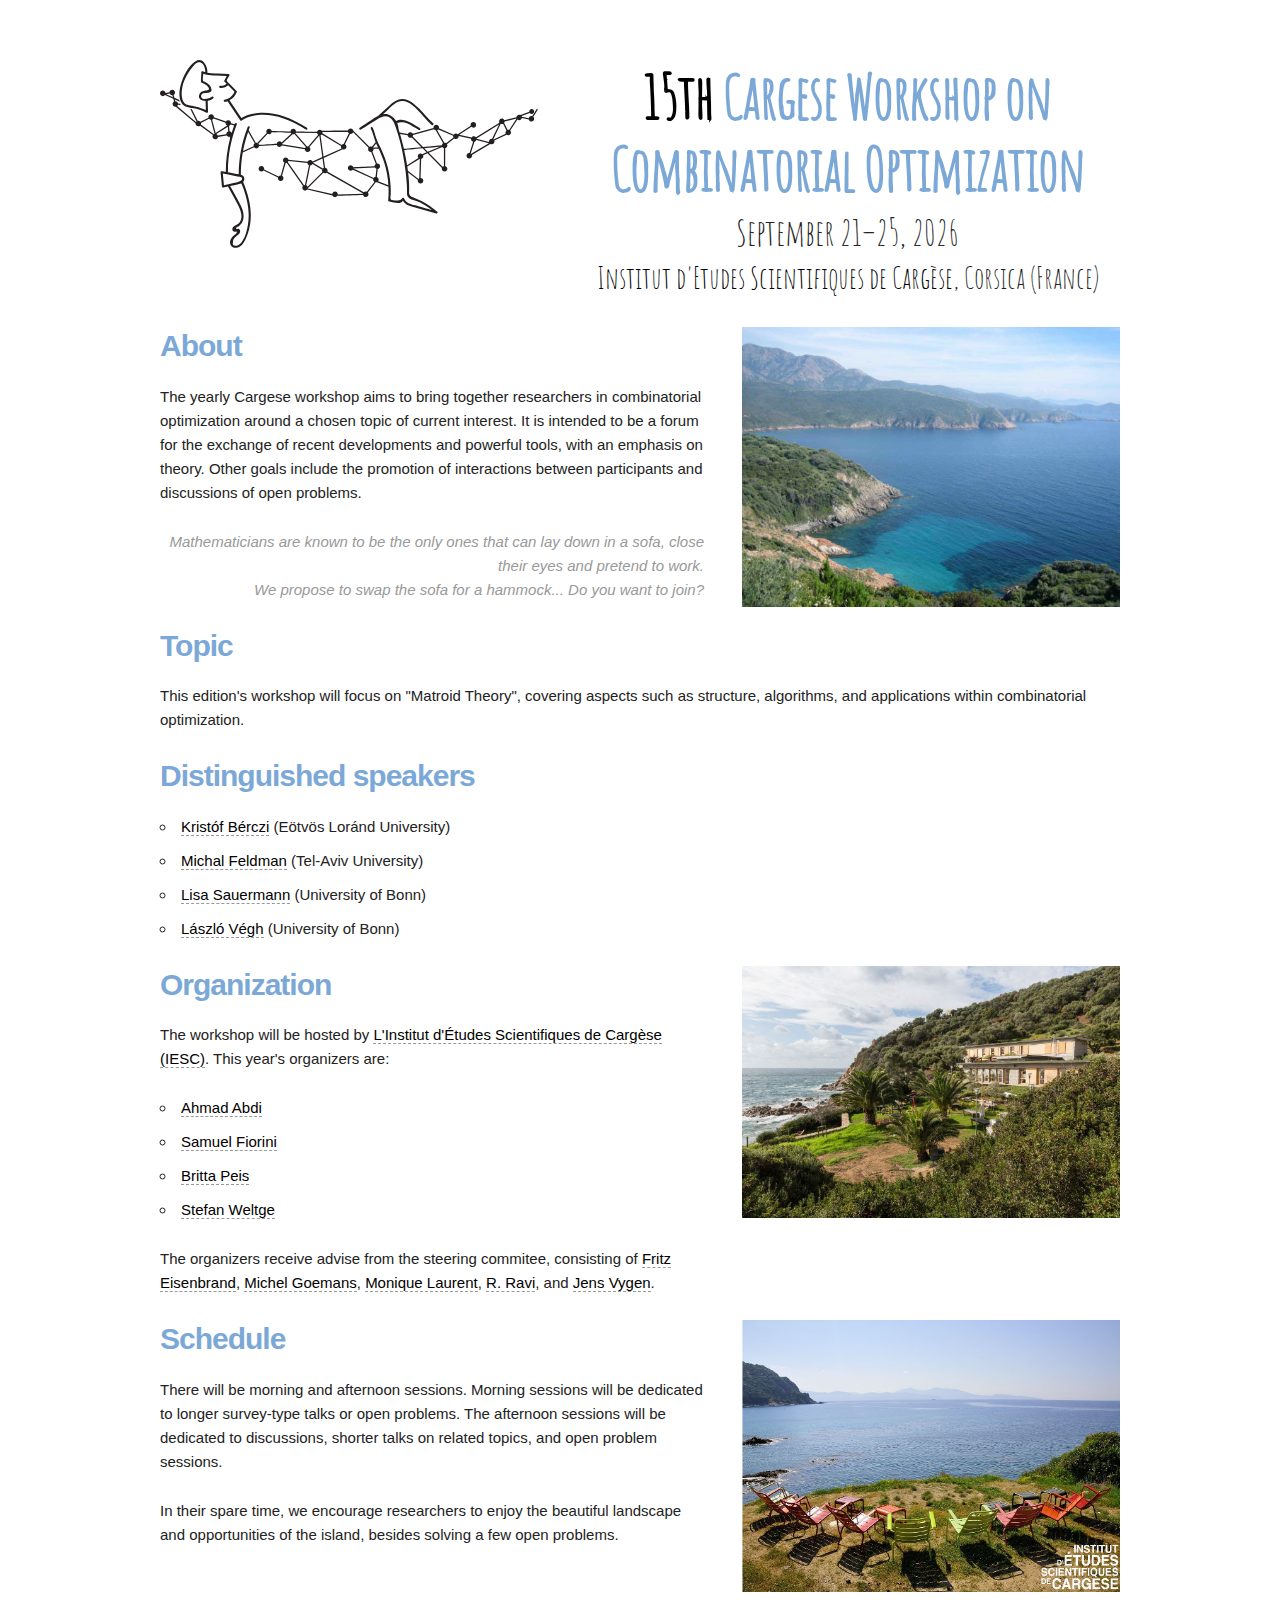
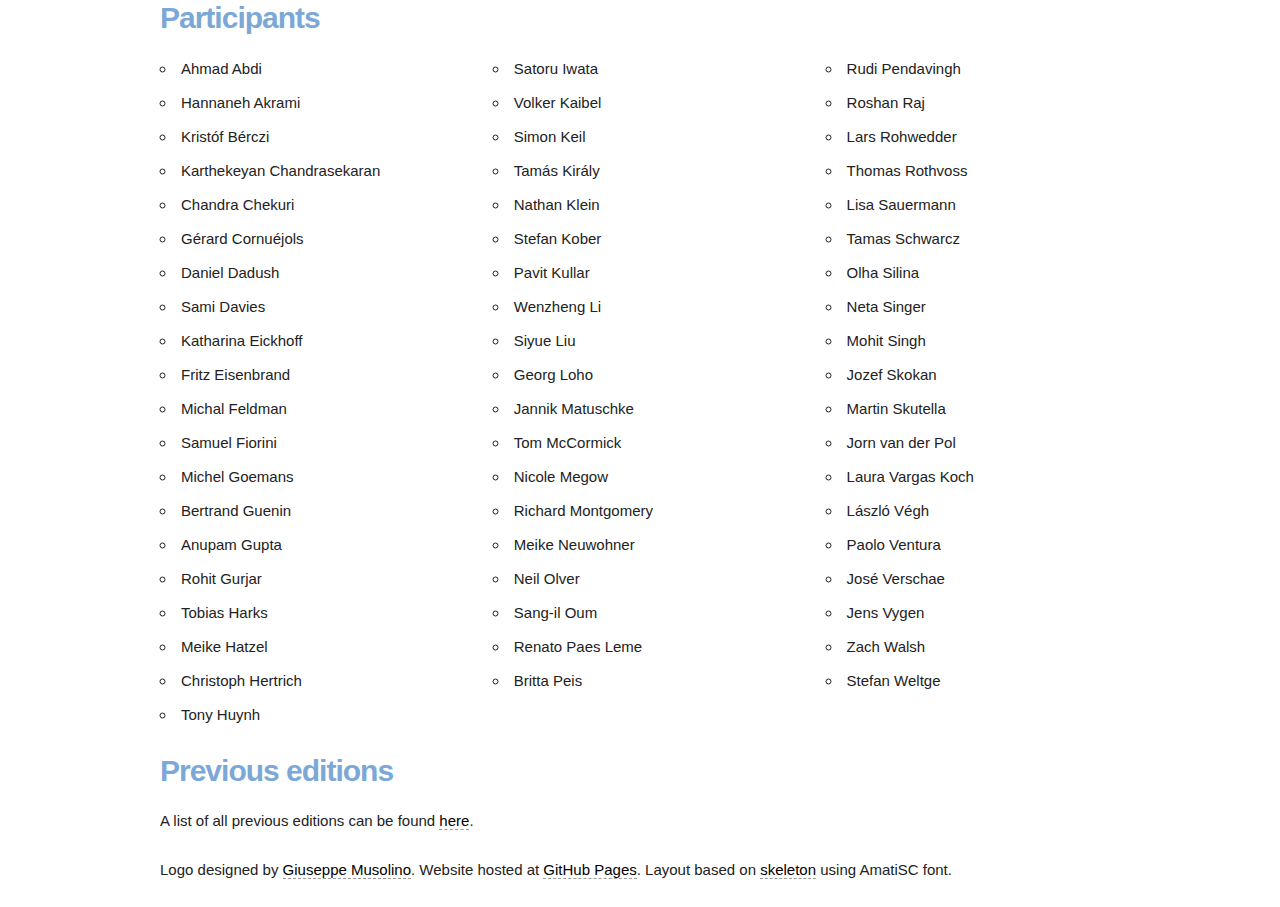
<file: 2026/index.html>
<!DOCTYPE html>
<html lang="en">
<head>
  <meta charset="utf-8">
  <title>15th Cargese Workshop on Combinatorial Optimization 2026</title>
  <meta name="description" content="">
  <meta name="author" content="">

  <meta name="viewport" content="width=device-width, initial-scale=1">

  <link rel="stylesheet" href="../css/normalize.css">
  <link rel="stylesheet" href="../css/skeleton.css">
  <link rel="stylesheet" href="../css/custom.css">

  <link rel="icon" type="image/png" href="../images/favicon.png">
</head>
<body>
<header>
  <div>
    <div class="container topcontainer">
      <div class="row">
        <div class="five columns">
          <img src="../images/logo.svg" id="logo" alt="Logo Cargese Workshop on Combinatorial Optimization">
        </div>
        <div class="seven columns">
          <h1><span>15th</span> Cargese Workshop on Combinatorial Optimization</h1>
          <p class="date">September 21–25, 2026</p>
          <p class="place"><a href="https://iesc.universita.corsica/?lang=en">Institut d'Etudes Scientifiques de Cargèse</a>, Corsica (France)</p>
        </div>
      </div>
    </div>
  </div>
</header>
<main>
  <div>
    <div class="container">
      <div class="row">
        <div class="seven columns">
          <h2>About</h2>
          <p>The yearly Cargese workshop aims to bring together researchers in combinatorial optimization around a chosen topic of current interest. It is intended to be a forum for the exchange of recent developments and powerful tools, with an emphasis on theory. Other goals include the promotion of interactions between participants and discussions of open problems.</p>
          <p class="quote">Mathematicians are known to be the only ones that can lay down in a sofa, close their eyes and pretend to work.<br>We propose to swap the sofa for a hammock... Do you want to join?</p>
        </div>
        <div class="five columns">
          <img src="../images/sea.jpg" alt="Sea at Cargese" class="impression">
        </div>
      </div>
    </div>
  </div>
  <div>
    <div class="container">
      <div class="row">
        <div class="twelve columns">
          <h2>Topic</h2>
          <p>This edition's workshop will focus on "Matroid Theory", covering aspects such as structure, algorithms, and applications within combinatorial optimization.</p>
        </div>
      </div>
    </div>
  </div>
  <div>
    <div class="container">
      <div class="row">
        <div class="twelve columns">
          <h2>Distinguished speakers</h2>
          <ul>
            <li><a href="https://berkri.web.elte.hu/">Kristóf Bérczi</a> (Eötvös Loránd University)</li>
            <li><a href="https://www.mfeldman.sites.tau.ac.il/">Michal Feldman</a> (Tel-Aviv University)</li>
            <li><a href="https://www.iam.uni-bonn.de/probabilistic-combinatorics/home">Lisa Sauermann</a> (University of Bonn)</li>
            <li><a href="https://www.laszlovegh.eu/">László Végh</a> (University of Bonn)</li>
          </ul>
        </div>
      </div>
    </div>
  </div>
  <div>
    <div class="container">
      <div class="row">
        <div class="seven columns">
          <h2>Organization</h2>
          <p>
            The workshop will be hosted by <a href="https://iesc.universita.corsica/?lang=en">L'Institut d'Études Scientifiques de Cargèse (IESC)</a>. This year's organizers are:
          </p>
          <ul>
            <li><a href="https://www.lse.ac.uk/Mathematics/people/Ahmad-Abdi">Ahmad Abdi</a></li>
            <li><a href="http://homepages.ulb.ac.be/~sfiorini/">Samuel Fiorini</a></li>
            <li><a href="https://www.wiwi.rwth-aachen.de/cms/Wirtschaftswissenschaften/Die-Fakultaet/Institute-und-Lehrstuehle/Professuren-WiWi/~eikd/Peis-Britta/?lidx=1">Britta Peis</a></li>
            <li><a href="https://www.weltge.de">Stefan Weltge</a></li>
          </ul>
          <p>The organizers receive advise from the steering commitee, consisting of <a href="https://people.epfl.ch/friedrich.eisenbrand">Fritz Eisenbrand</a>, <a href="http://www-math.mit.edu/~goemans/">Michel Goemans</a>, <a href="https://homepages.cwi.nl/~monique/">Monique Laurent</a>, <a href="https://www.contrib.andrew.cmu.edu/~ravi/">R. Ravi</a>, and <a href="http://www.or.uni-bonn.de/cards/home/vygen/">Jens Vygen</a>.</p>
        </div>
        <div class="five columns">
          <img src="../images/institute.jpg" alt="Institut d'Études Scientifiques de Cargèse" class="impression">
        </div>
      </div>
    </div>
  </div>
  <div>
    <div class="container">
      <div class="row">
        <div class="seven columns">
          <h2>Schedule</h2>
          <p>There will be morning and afternoon sessions. Morning sessions will be dedicated to longer survey-type talks or open problems. The afternoon sessions will be dedicated to discussions, shorter talks on related topics, and open problem sessions.</p>
          <p>In their spare time, we encourage researchers to enjoy the beautiful landscape and opportunities of the island, besides solving a few open problems.</p>
        </div>
        <div class="five columns">
          <img src="../images/chairs.jpg" alt="Chairs with view on sea at Cargese" class="impression">
        </div>
      </div>
    </div>
  </div>

  <div>
    <div class="container">
      <div class="row">
        <div class="twelve columns">
          <h2>Participants</h2>
        </div>
      </div>
      <div class="row">
        <div class="four columns">
          <ul>
            <li>Ahmad Abdi</li>
            <li>Hannaneh Akrami</li>
            <li>Kristóf Bérczi</li>
            <li>Karthekeyan Chandrasekaran</li>
            <li>Chandra Chekuri</li>
            <li>Gérard Cornuéjols</li>
            <li>Daniel Dadush</li>
            <li>Sami Davies</li>
            <li>Katharina Eickhoff</li>
            <li>Fritz Eisenbrand</li>
            <li>Michal Feldman</li>
            <li>Samuel Fiorini</li>
            <li>Michel Goemans</li>
            <li>Bertrand Guenin</li>
            <li>Anupam Gupta</li>
            <li>Rohit Gurjar</li>
            <li>Tobias Harks</li>
            <li>Meike Hatzel</li>
            <li>Christoph Hertrich</li>
            <li>Tony Huynh</li>
          </ul>
        </div>
        <div class="four columns">
          <ul>
            <li>Satoru Iwata</li>
            <li>Volker Kaibel</li>
            <li>Simon Keil</li>
            <li>Tamás Király</li>
            <li>Nathan Klein</li>
            <li>Stefan Kober</li>
            <li>Pavit Kullar</li>
            <li>Wenzheng Li</li>
            <li>Siyue Liu</li>
            <li>Georg Loho</li>
            <li>Jannik Matuschke</li>
            <li>Tom McCormick</li>
            <li>Nicole Megow</li>
            <li>Richard Montgomery</li>
            <li>Meike Neuwohner</li>
            <li>Neil Olver</li>
            <li>Sang-il Oum</li>
            <li>Renato Paes Leme</li>
            <li>Britta Peis</li>
          </ul>
        </div>

        <div class="four columns">
          <ul>
            <li>Rudi Pendavingh</li>
            <li>Roshan Raj</li>
            <li>Lars Rohwedder</li>
            <li>Thomas Rothvoss</li>
            <li>Lisa Sauermann</li>
            <li>Tamas Schwarcz</li>
            <li>Olha Silina</li>
            <li>Neta Singer</li>
            <li>Mohit Singh</li>
            <li>Jozef Skokan</li>
            <li>Martin Skutella</li>
            <li>Jorn van der Pol</li>
            <li>Laura Vargas Koch</li>
            <li>László Végh</li>
            <li>Paolo Ventura</li>
            <li>José Verschae</li>
            <li>Jens Vygen</li>
            <li>Zach Walsh</li>
            <li>Stefan Weltge</li>
          </ul>
        </div>
      </div>
    </div>
  </div>

  <div>
    <div class="container">
      <div class="row">
        <div class="twelve columns">
          <h2>Previous editions</h2>
          <p>A list of all previous editions can be found <a href="../">here</a>.</p>
        </div>
      </div>
    </div>
  </div>
</main>
<footer>
  <div>
    <div class="container">
      <div class="row">
        <div class="twelve columns">
          <p>Logo designed by <a href="https://zig-zag.studio/">Giuseppe Musolino</a>. Website hosted at <a href="https://pages.github.com">GitHub Pages</a>. Layout based on <a href="http://getskeleton.com">skeleton</a> using AmatiSC font.</p>
        </div>
      </div>
    </div>
  </div>
</footer>
</body>
  <script>
    function toggleSchedule(el) {
      el.nextElementSibling.classList.toggle("hideme");
    }

    function toggleAbstract(el) {
      el.nextElementSibling.classList.toggle("hideme");
    }
  </script>
</html>
</file>
<file: css/skeleton.css>
/*
* Skeleton V2.0.4
* Copyright 2014, Dave Gamache
* www.getskeleton.com
* Free to use under the MIT license.
* http://www.opensource.org/licenses/mit-license.php
* 12/29/2014
*/


/* Table of contents
––––––––––––––––––––––––––––––––––––––––––––––––––
- Grid
- Base Styles
- Typography
- Links
- Buttons
- Forms
- Lists
- Code
- Tables
- Spacing
- Utilities
- Clearing
- Media Queries
*/


/* Grid
–––––––––––––––––––––––––––––––––––––––––––––––––– */
.container {
  position: relative;
  width: 100%;
  max-width: 960px;
  margin: 0 auto;
  padding: 0 20px;
  box-sizing: border-box; }
.column,
.columns {
  width: 100%;
  float: left;
  box-sizing: border-box; }

/* For devices larger than 400px */
@media (min-width: 400px) {
  .container {
    width: 85%;
    padding: 0; }
}

/* For devices larger than 550px */
@media (min-width: 550px) {
  .container {
    width: 80%; }
  .column,
  .columns {
    margin-left: 4%; }
  .column:first-child,
  .columns:first-child {
    margin-left: 0; }

  .one.column,
  .one.columns                    { width: 4.66666666667%; }
  .two.columns                    { width: 13.3333333333%; }
  .three.columns                  { width: 22%;            }
  .four.columns                   { width: 30.6666666667%; }
  .five.columns                   { width: 39.3333333333%; }
  .six.columns                    { width: 48%;            }
  .seven.columns                  { width: 56.6666666667%; }
  .eight.columns                  { width: 65.3333333333%; }
  .nine.columns                   { width: 74.0%;          }
  .ten.columns                    { width: 82.6666666667%; }
  .eleven.columns                 { width: 91.3333333333%; }
  .twelve.columns                 { width: 100%; margin-left: 0; }

  .one-third.column               { width: 30.6666666667%; }
  .two-thirds.column              { width: 65.3333333333%; }

  .one-half.column                { width: 48%; }

  /* Offsets */
  .offset-by-one.column,
  .offset-by-one.columns          { margin-left: 8.66666666667%; }
  .offset-by-two.column,
  .offset-by-two.columns          { margin-left: 17.3333333333%; }
  .offset-by-three.column,
  .offset-by-three.columns        { margin-left: 26%;            }
  .offset-by-four.column,
  .offset-by-four.columns         { margin-left: 34.6666666667%; }
  .offset-by-five.column,
  .offset-by-five.columns         { margin-left: 43.3333333333%; }
  .offset-by-six.column,
  .offset-by-six.columns          { margin-left: 52%;            }
  .offset-by-seven.column,
  .offset-by-seven.columns        { margin-left: 60.6666666667%; }
  .offset-by-eight.column,
  .offset-by-eight.columns        { margin-left: 69.3333333333%; }
  .offset-by-nine.column,
  .offset-by-nine.columns         { margin-left: 78.0%;          }
  .offset-by-ten.column,
  .offset-by-ten.columns          { margin-left: 86.6666666667%; }
  .offset-by-eleven.column,
  .offset-by-eleven.columns       { margin-left: 95.3333333333%; }

  .offset-by-one-third.column,
  .offset-by-one-third.columns    { margin-left: 34.6666666667%; }
  .offset-by-two-thirds.column,
  .offset-by-two-thirds.columns   { margin-left: 69.3333333333%; }

  .offset-by-one-half.column,
  .offset-by-one-half.columns     { margin-left: 52%; }

}


/* Base Styles
–––––––––––––––––––––––––––––––––––––––––––––––––– */
/* NOTE
html is set to 62.5% so that all the REM measurements throughout Skeleton
are based on 10px sizing. So basically 1.5rem = 15px :) */
html {
  font-size: 62.5%; }
body {
  font-size: 1.5em; /* currently ems cause chrome bug misinterpreting rems on body element */
  line-height: 1.6;
  font-weight: 400;
  font-family: "HelveticaNeue", "Helvetica Neue", Helvetica, Arial, sans-serif;
  color: #222; }


/* Typography
–––––––––––––––––––––––––––––––––––––––––––––––––– */
h1, h2, h3, h4, h5, h6 {
  margin-top: 0;
  margin-bottom: 2rem;
  font-weight: 300; }
h1 { font-size: 4.0rem; line-height: 1.2;  letter-spacing: -.1rem;}
h2 { font-size: 3.6rem; line-height: 1.25; letter-spacing: -.1rem; }
h3 { font-size: 3.0rem; line-height: 1.3;  letter-spacing: -.1rem; }
h4 { font-size: 2.4rem; line-height: 1.35; letter-spacing: -.08rem; }
h5 { font-size: 1.8rem; line-height: 1.5;  letter-spacing: -.05rem; }
h6 { font-size: 1.5rem; line-height: 1.6;  letter-spacing: 0; }

/* Larger than phablet */
@media (min-width: 550px) {
  h1 { font-size: 5.0rem; }
  h2 { font-size: 4.2rem; }
  h3 { font-size: 3.6rem; }
  h4 { font-size: 3.0rem; }
  h5 { font-size: 2.4rem; }
  h6 { font-size: 1.5rem; }
}

p {
  margin-top: 0; }


/* Links
–––––––––––––––––––––––––––––––––––––––––––––––––– */
a {
  color: #1EAEDB; }
a:hover {
  color: #0FA0CE; }


/* Buttons
–––––––––––––––––––––––––––––––––––––––––––––––––– */
.button,
button,
input[type="submit"],
input[type="reset"],
input[type="button"] {
  display: inline-block;
  height: 38px;
  padding: 0 30px;
  color: #555;
  text-align: center;
  font-size: 11px;
  font-weight: 600;
  line-height: 38px;
  letter-spacing: .1rem;
  text-transform: uppercase;
  text-decoration: none;
  white-space: nowrap;
  background-color: transparent;
  border-radius: 4px;
  border: 1px solid #bbb;
  cursor: pointer;
  box-sizing: border-box; }
.button:hover,
button:hover,
input[type="submit"]:hover,
input[type="reset"]:hover,
input[type="button"]:hover,
.button:focus,
button:focus,
input[type="submit"]:focus,
input[type="reset"]:focus,
input[type="button"]:focus {
  color: #333;
  border-color: #888;
  outline: 0; }
.button.button-primary,
button.button-primary,
input[type="submit"].button-primary,
input[type="reset"].button-primary,
input[type="button"].button-primary {
  color: #FFF;
  background-color: #33C3F0;
  border-color: #33C3F0; }
.button.button-primary:hover,
button.button-primary:hover,
input[type="submit"].button-primary:hover,
input[type="reset"].button-primary:hover,
input[type="button"].button-primary:hover,
.button.button-primary:focus,
button.button-primary:focus,
input[type="submit"].button-primary:focus,
input[type="reset"].button-primary:focus,
input[type="button"].button-primary:focus {
  color: #FFF;
  background-color: #1EAEDB;
  border-color: #1EAEDB; }


/* Forms
–––––––––––––––––––––––––––––––––––––––––––––––––– */
input[type="email"],
input[type="number"],
input[type="search"],
input[type="text"],
input[type="tel"],
input[type="url"],
input[type="password"],
textarea,
select {
  height: 38px;
  padding: 6px 10px; /* The 6px vertically centers text on FF, ignored by Webkit */
  background-color: #fff;
  border: 1px solid #D1D1D1;
  border-radius: 4px;
  box-shadow: none;
  box-sizing: border-box; }
/* Removes awkward default styles on some inputs for iOS */
input[type="email"],
input[type="number"],
input[type="search"],
input[type="text"],
input[type="tel"],
input[type="url"],
input[type="password"],
textarea {
  -webkit-appearance: none;
     -moz-appearance: none;
          appearance: none; }
textarea {
  min-height: 65px;
  padding-top: 6px;
  padding-bottom: 6px; }
input[type="email"]:focus,
input[type="number"]:focus,
input[type="search"]:focus,
input[type="text"]:focus,
input[type="tel"]:focus,
input[type="url"]:focus,
input[type="password"]:focus,
textarea:focus,
select:focus {
  border: 1px solid #33C3F0;
  outline: 0; }
label,
legend {
  display: block;
  margin-bottom: .5rem;
  font-weight: 600; }
fieldset {
  padding: 0;
  border-width: 0; }
input[type="checkbox"],
input[type="radio"] {
  display: inline; }
label > .label-body {
  display: inline-block;
  margin-left: .5rem;
  font-weight: normal; }


/* Lists
–––––––––––––––––––––––––––––––––––––––––––––––––– */
ul {
  list-style: circle inside; }
ol {
  list-style: decimal inside; }
ol, ul {
  padding-left: 0;
  margin-top: 0; }
ul ul,
ul ol,
ol ol,
ol ul {
  margin: 1.5rem 0 1.5rem 3rem;
  font-size: 90%; }
li {
  margin-bottom: 1rem; }


/* Code
–––––––––––––––––––––––––––––––––––––––––––––––––– */
code {
  padding: .2rem .5rem;
  margin: 0 .2rem;
  font-size: 90%;
  white-space: nowrap;
  background: #F1F1F1;
  border: 1px solid #E1E1E1;
  border-radius: 4px; }
pre > code {
  display: block;
  padding: 1rem 1.5rem;
  white-space: pre; }


/* Tables
–––––––––––––––––––––––––––––––––––––––––––––––––– */
th,
td {
  padding: 12px 15px;
  text-align: left;
  border-bottom: 1px solid #E1E1E1; }
th:first-child,
td:first-child {
  padding-left: 0; }
th:last-child,
td:last-child {
  padding-right: 0; }


/* Spacing
–––––––––––––––––––––––––––––––––––––––––––––––––– */
button,
.button {
  margin-bottom: 1rem; }
input,
textarea,
select,
fieldset {
  margin-bottom: 1.5rem; }
pre,
blockquote,
dl,
figure,
table,
p,
ul,
ol,
form {
  margin-bottom: 2.5rem; }


/* Utilities
–––––––––––––––––––––––––––––––––––––––––––––––––– */
.u-full-width {
  width: 100%;
  box-sizing: border-box; }
.u-max-full-width {
  max-width: 100%;
  box-sizing: border-box; }
.u-pull-right {
  float: right; }
.u-pull-left {
  float: left; }


/* Misc
–––––––––––––––––––––––––––––––––––––––––––––––––– */
hr {
  margin-top: 3rem;
  margin-bottom: 3.5rem;
  border-width: 0;
  border-top: 1px solid #E1E1E1; }


/* Clearing
–––––––––––––––––––––––––––––––––––––––––––––––––– */

/* Self Clearing Goodness */
.container:after,
.row:after,
.u-cf {
  content: "";
  display: table;
  clear: both; }


/* Media Queries
–––––––––––––––––––––––––––––––––––––––––––––––––– */
/*
Note: The best way to structure the use of media queries is to create the queries
near the relevant code. For example, if you wanted to change the styles for buttons
on small devices, paste the mobile query code up in the buttons section and style it
there.
*/


/* Larger than mobile */
@media (min-width: 400px) {}

/* Larger than phablet (also point when grid becomes active) */
@media (min-width: 550px) {}

/* Larger than tablet */
@media (min-width: 750px) {}

/* Larger than desktop */
@media (min-width: 1000px) {}

/* Larger than Desktop HD */
@media (min-width: 1200px) {}
</file>
<file: css/custom.css>
:root {
    --cargeseblue: #7BA8D7;
    --cargesegray: #999999;
    --cargeselightgray: #BBBBBB;
}

#logo {
    width: 100%;
}

h1 {
    font-family: AmatiSC;
    font-size: 60px;
    margin-bottom: 0;
    font-weight: bold;
    color: var(--cargeseblue);
    text-align: center;
}

h1 span {
    color: black;
}

a {
    border-bottom: 1px dashed var(--cargesegray);
    color: black;
    text-decoration: none;
}

a:hover {
    color: var(--cargeseblue);
}

p, li {
    font-family: sans-serif;
    font-weight: lighter;
}

.place {
    font-family: AmatiSC;
    font-size: 30px;
    text-align: center;
}

.date {
    font-family: AmatiSC;
    font-size: 36px;
    text-align: center;
    margin-bottom: -0.2em;
}

.place a {
    border-bottom: none;
}

.quote {
    text-align: right;
    font-style: italic;
    color: var(--cargesegray);
}

h2 {
    font-family: sans-serif;
    font-weight: bold;
    font-size: 2em;
    color: var(--cargeseblue);
}

h3 {
    font-family: sans-serif;
    font-size: 1.5em;
    color: var(--cargeseblue);
}

@font-face {
    font-family: AmatiSC;
    src: url(../fonts/AmaticSC-Regular.ttf);
}

.topcontainer {
    margin-top: 60px;
}

.impression {
    width: 100%;
    
}

.hideme {
  display: none;
}
</file>
